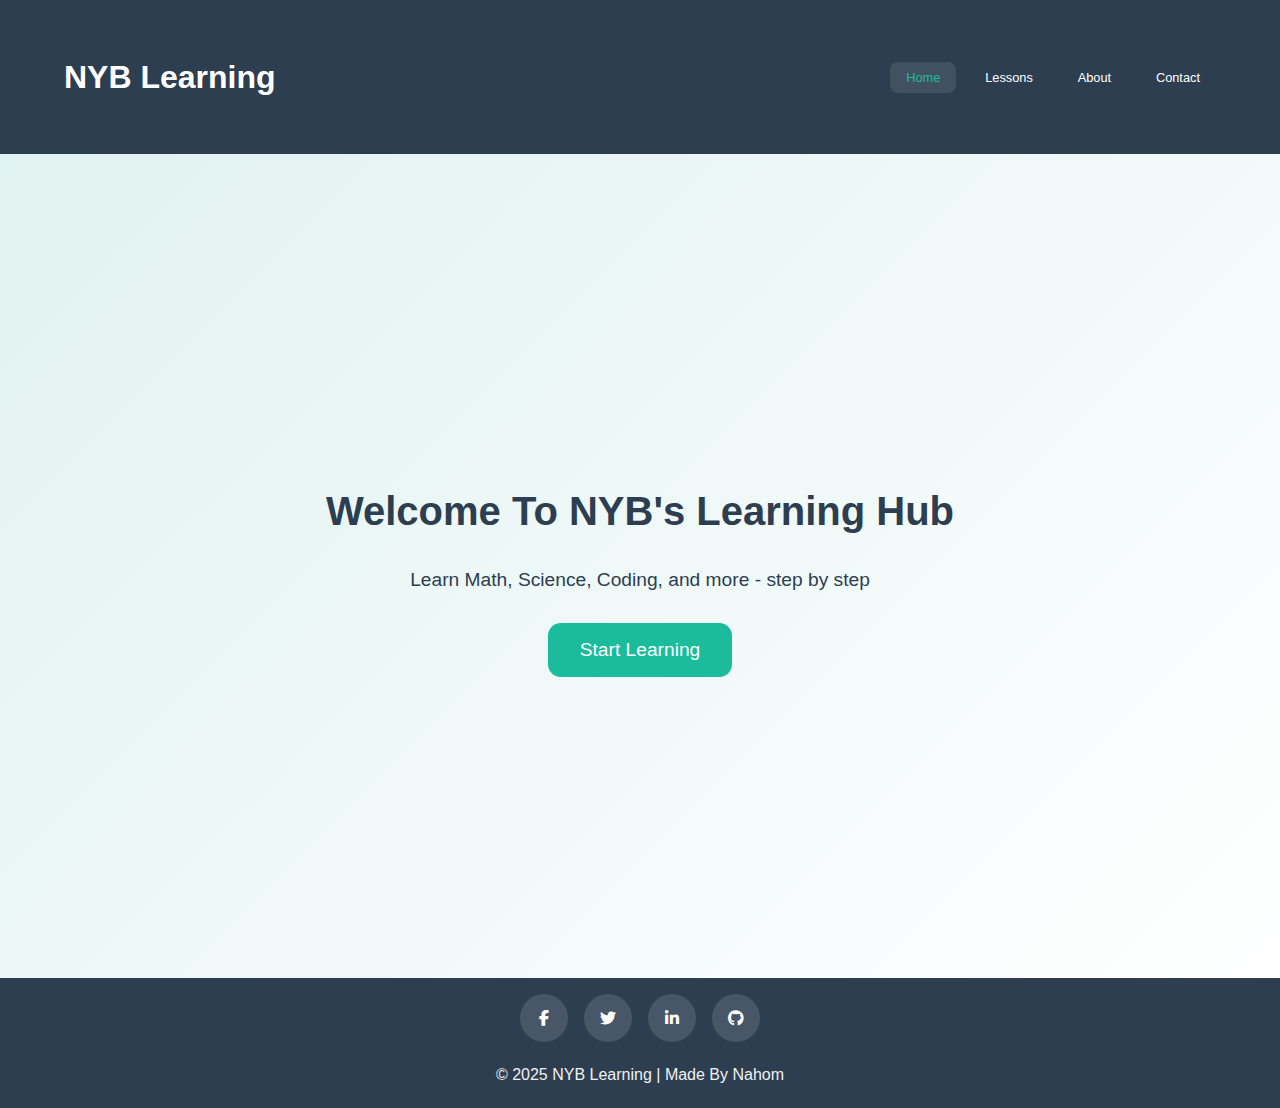
<file: learning web/index.html>
<!DOCTYPE html>
<html lang="en">
<head>
    <meta charset="UTF-8">
    <meta name="viewport" content="width=device-width, initial-scale=1.0">
    <title>Learn with NYB</title>
    <link rel="stylesheet" href="https://cdnjs.cloudflare.com/ajax/libs/font-awesome/6.5.0/css/all.min.css">
    <link rel="stylesheet" href="./index.css">
</head>
<body>
    <header class="heading">
        <h4 class="logo">NYB Learning</h4>
        <div class="menu-btn" id="menu-btn">&#9776;</div>
        <nav class="nav" id="nav">
            <a class="nav-buttons" href="./index.html">Home</a>
            <a class="nav-buttons" href="./lessons.html">Lessons</a>
            <a class="nav-buttons" href="./about.html">About</a> 
            <a class="nav-buttons" href="./contact.html">Contact</a>
        </nav>
    </header>

    <main class="hero">
        <h2>Welcome To NYB's Learning Hub</h2>
        <p>Learn Math, Science, Coding, and more - step by step</p>
        <a class="goahead" href="./lessons.html">Start Learning</a>
    </main>

    <footer>
        <div class="footer-social">
            <a href="https://web.facebook.com/profile.php?id=61580270544794" target="_blank" class="social-icon fb" aria-label="Facebook">
                <i class="fab fa-facebook-f"></i>
            </a>
            <a href="https://twitter.com" target="_blank" class="social-icon tw" aria-label="Twitter">
                <i class="fab fa-twitter"></i>
            </a>
            <a href="https://linkedin.com" target="_blank" class="social-icon ln" aria-label="LinkedIn">
                <i class="fab fa-linkedin-in"></i>
            </a>
            <a href="https://github.com" target="_blank" class="social-icon gh" aria-label="GitHub">
                <i class="fab fa-github"></i>
            </a>
        </div>
        <p>&COPY; 2025 NYB Learning | Made By Nahom</p>
    </footer>

   <script>
    const menuBtn = document.getElementById('menu-btn');
    const nav = document.getElementById('nav');

    menuBtn.addEventListener('click', () => {
        nav.classList.toggle('show');
    });

    // Highlight active link
    const links = document.querySelectorAll('.nav a');
    links.forEach(link => {
        if(link.href === window.location.href){
            link.classList.add('active');
        }
    });
</script>

</body>
</html>
</file>
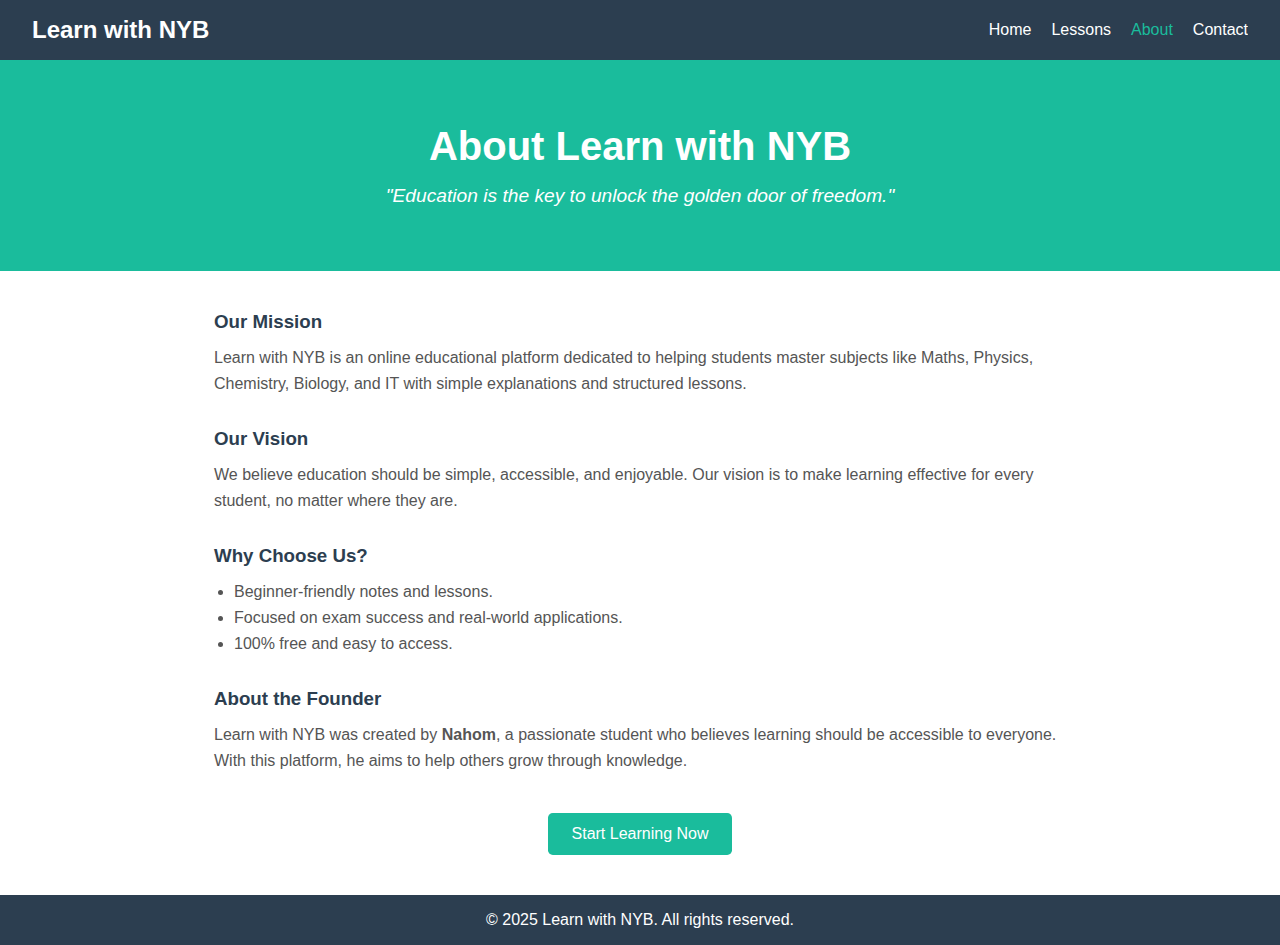
<file: learning web/about.html>
<!DOCTYPE html>
<html lang="en">
<head>
  <meta charset="UTF-8">
  <meta name="viewport" content="width=device-width, initial-scale=1.0">
  <title>About | Learn with NYB</title>
  <link rel="stylesheet" href="about.css">
</head>
<body>
  <header>
    <nav>
      <h1 class="logo">Learn with NYB</h1>
      <div class="menu-btn" id="menu-btn">&#9776;</div>
      <ul class="nav-links" id="nav-links">
        <li><a href="index.html">Home</a></li>
        <li><a href="lessons.html">Lessons</a></li>
        <li><a href="about.html" class="active">About</a></li>
        <li><a href="contact.html">Contact</a></li>
      </ul>
    </nav>
  </header>

  <main>
    <section class="about-hero">
      <h2>About Learn with NYB</h2>
      <p>"Education is the key to unlock the golden door of freedom."</p>
    </section>

    <section class="about-content">
      <div class="section">
        <h3>Our Mission</h3>
        <p>Learn with NYB is an online educational platform dedicated to helping students master subjects like Maths, Physics, Chemistry, Biology, and IT with simple explanations and structured lessons.</p>
      </div>

      <div class="section">
        <h3>Our Vision</h3>
        <p>We believe education should be simple, accessible, and enjoyable. Our vision is to make learning effective for every student, no matter where they are.</p>
      </div>

      <div class="section">
        <h3>Why Choose Us?</h3>
        <ul>
          <li>Beginner-friendly notes and lessons.</li>
          <li>Focused on exam success and real-world applications.</li>
          <li>100% free and easy to access.</li>
        </ul>
      </div>

      <div class="section">
        <h3>About the Founder</h3>
        <p>Learn with NYB was created by <strong>Nahom</strong>, a passionate student who believes learning should be accessible to everyone. With this platform, he aims to help others grow through knowledge.</p>
      </div>
    </section>

    <section class="cta">
      <a href="lessons.html" class="btn">Start Learning Now</a>
    </section>
  </main>

  <footer>
    <p>&copy; 2025 Learn with NYB. All rights reserved.</p>
  </footer>

  <script>
    const menuBtn = document.getElementById('menu-btn');
    const navLinks = document.getElementById('nav-links');

    menuBtn.addEventListener('click', () => {
      navLinks.classList.toggle('show');
    });

    const links = document.querySelectorAll('.nav-links a');
    links.forEach(link => {
      if(link.href === window.location.href){
        link.classList.add('active');
      }
    });
  </script>
</body>
</html>
</file>
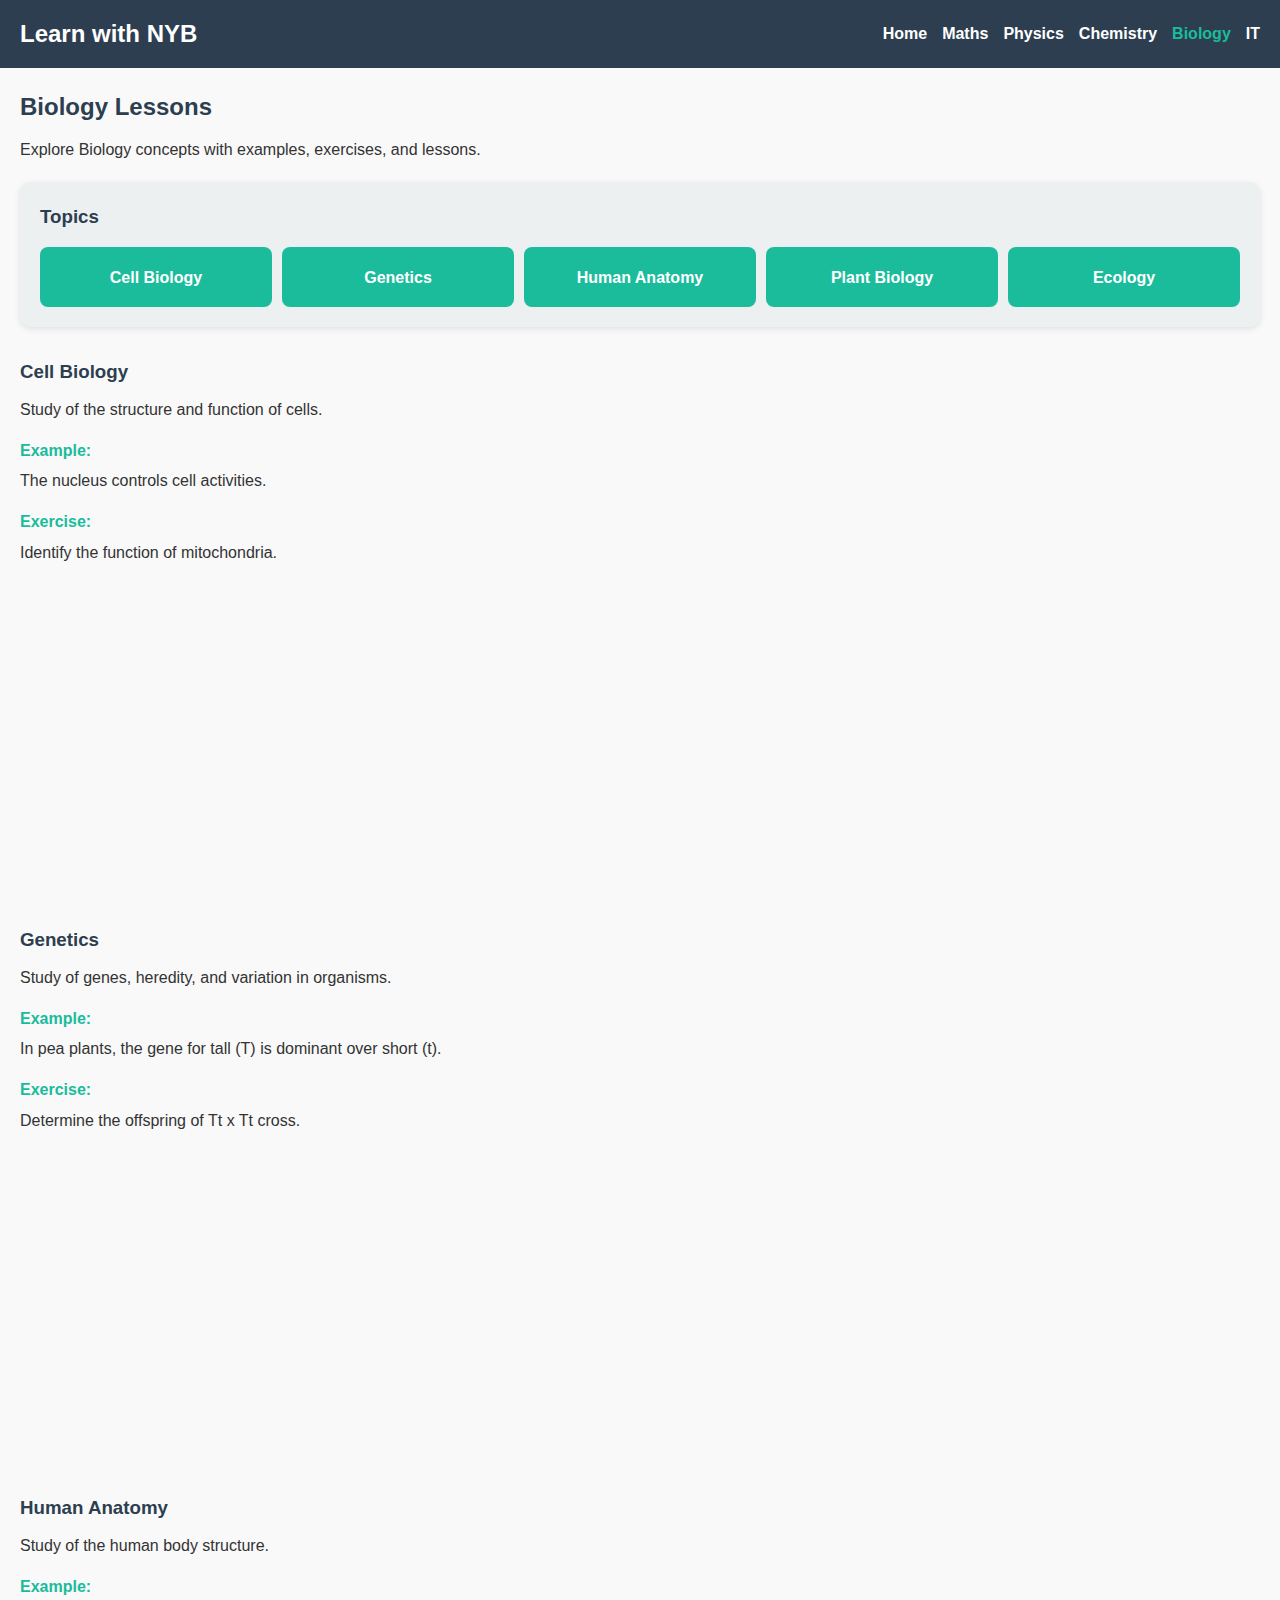
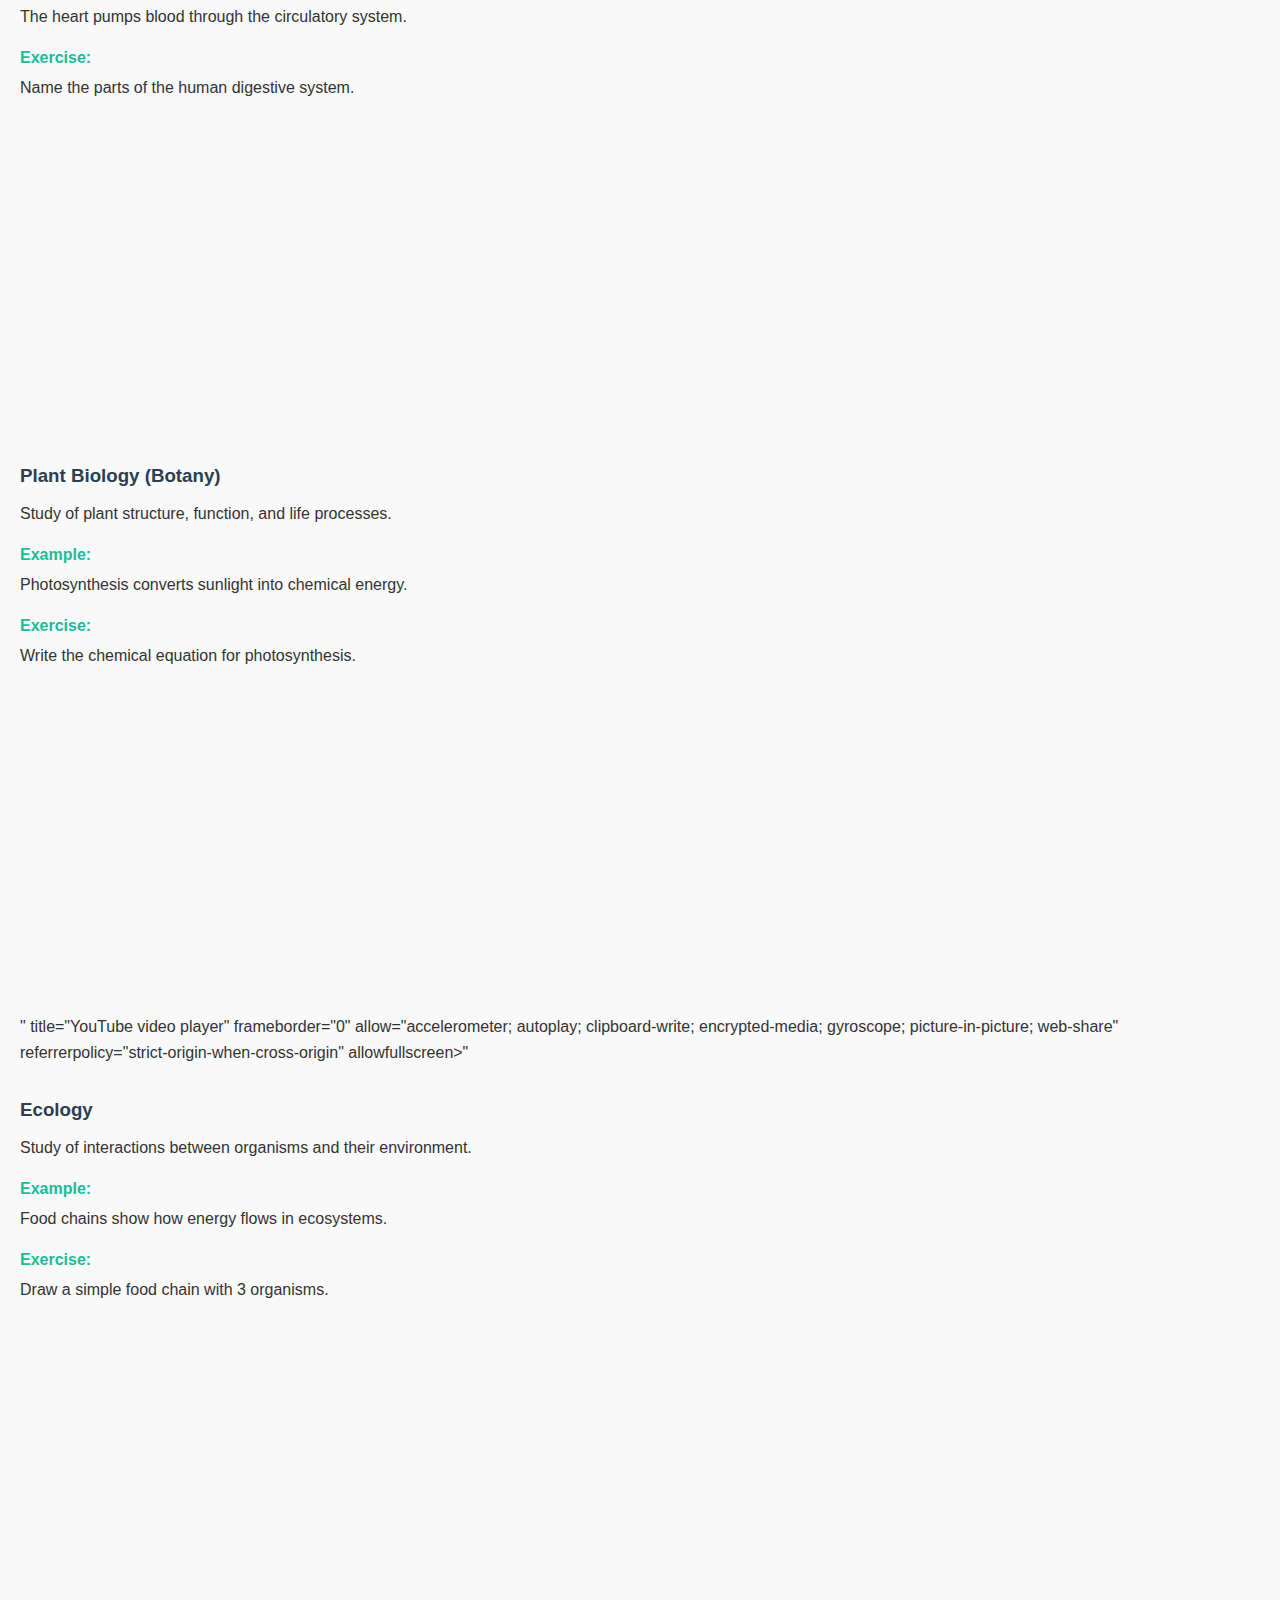
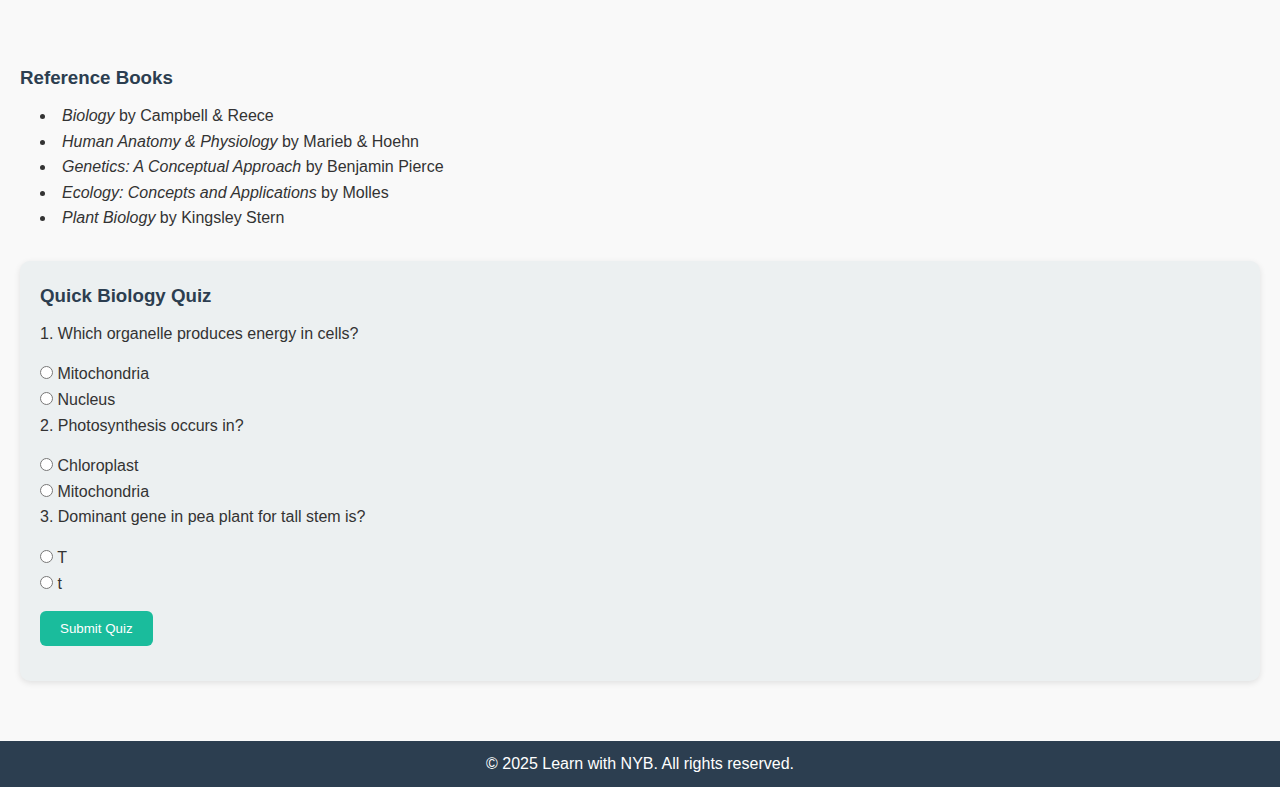
<file: learning web/biology.html>
<!DOCTYPE html>
<html lang="en">
<head>
    <meta charset="UTF-8">
    <meta name="viewport" content="width=device-width, initial-scale=1.0">
    <title>Biology - Learn with NYB</title>
    <link rel="stylesheet" href="./biology.css">
</head>
<body>
    <header>
        <h1>Learn with NYB</h1>
        <div class="menu-toggle" id="mobile-menu">
            <div></div>
            <div></div>
            <div></div>
        </div>
        <nav>
            <ul id="nav-list">
                <li><a href="index.html">Home</a></li>
                <li><a href="maths.html">Maths</a></li>
                <li><a href="physics.html">Physics</a></li>
                <li><a href="chemistry.html">Chemistry</a></li>
                <li><a href="biology.html" class="active">Biology</a></li>
                <li><a href="it.html">IT</a></li>
            </ul>
        </nav>
    </header>

    <main>
        <h2>Biology Lessons</h2>
        <p>Explore Biology concepts with examples, exercises, and lessons.</p>

        <section class="topics">
            <h3>Topics</h3>
            <ul>
                <li><a href="#cell">Cell Biology</a></li>
                <li><a href="#genetics">Genetics</a></li>
                <li><a href="#anatomy">Human Anatomy</a></li>
                <li><a href="#plants">Plant Biology</a></li>
                <li><a href="#ecology">Ecology</a></li>
            </ul>
        </section>

        <section id="cell">
            <h3>Cell Biology</h3>
            <p>Study of the structure and function of cells.</p>
            <h4>Example:</h4>
            <p>The nucleus controls cell activities.</p>
            <h4>Exercise:</h4>
            <p>Identify the function of mitochondria.</p>
            <iframe width="560" height="315" src="https://www.youtube.com/embed/t5DvF5OVr1Y?si=oj4Gvx2vAx2fofN6&amp;controls=0" title="YouTube video player" frameborder="0" allow="accelerometer; autoplay; clipboard-write; encrypted-media; gyroscope; picture-in-picture; web-share" referrerpolicy="strict-origin-when-cross-origin" allowfullscreen>" <title="Cell Biology Lesson frameborder="0" allowfullscreen></iframe>
        </section>

        <section id="genetics">
            <h3>Genetics</h3>
            <p>Study of genes, heredity, and variation in organisms.</p>
            <h4>Example:</h4>
            <p>In pea plants, the gene for tall (T) is dominant over short (t).</p>
            <h4>Exercise:</h4>
            <p>Determine the offspring of Tt x Tt cross.</p>
            <iframe width="560" height="315" src="https://www.youtube.com/embed/Z6O_5Noh4WM?si=VTwSl-u3fbr0W5SN&amp;controls=0" title="YouTube video player" frameborder="0" allow="accelerometer; autoplay; clipboard-write; encrypted-media; gyroscope; picture-in-picture; web-share" referrerpolicy="strict-origin-when-cross-origin" allowfullscreen>" <title="Genetics Lesson frameborder="0" allowfullscreen></iframe>
        </section>

        <section id="anatomy">
            <h3>Human Anatomy</h3>
            <p>Study of the human body structure.</p>
            <h4>Example:</h4>
            <p>The heart pumps blood through the circulatory system.</p>
            <h4>Exercise:</h4>
            <p>Name the parts of the human digestive system.</p>
            <iframe width="560" height="315" src="https://www.youtube.com/embed/JNTOahIeCfA?si=M4NXGBYZi9WPeBvW&amp;controls=0" title="YouTube video player" frameborder="0" allow="accelerometer; autoplay; clipboard-write; encrypted-media; gyroscope; picture-in-picture; web-share" referrerpolicy="strict-origin-when-cross-origin" allowfullscreen>" <title="Human Anatomy Lesson" frameborder="0" allowfullscreen></iframe>
        </section>

        <section id="plants">
            <h3>Plant Biology (Botany)</h3>
            <p>Study of plant structure, function, and life processes.</p>
            <h4>Example:</h4>
            <p>Photosynthesis converts sunlight into chemical energy.</p>
            <h4>Exercise:</h4>
            <p>Write the chemical equation for photosynthesis.</p>
           <iframe width="560" height="315" src="https://www.youtube.com/embed/OfV3VNgjpvw?si=tsLgWUgGxDrfUIIn" title="YouTube video player" frameborder="0" allow="accelerometer; autoplay; clipboard-write; encrypted-media; gyroscope; picture-in-picture; web-share" referrerpolicy="strict-origin-when-cross-origin" allowfullscreen></iframe>" title="YouTube video player" frameborder="0" allow="accelerometer; autoplay; clipboard-write; encrypted-media; gyroscope; picture-in-picture; web-share" referrerpolicy="strict-origin-when-cross-origin" allowfullscreen>" <title="Plant Biology Lesson" frameborder="0" allowfullscreen></iframe>
        </section>

        <section id="ecology">
            <h3>Ecology</h3>
            <p>Study of interactions between organisms and their environment.</p>
            <h4>Example:</h4>
            <p>Food chains show how energy flows in ecosystems.</p>
            <h4>Exercise:</h4>
            <p>Draw a simple food chain with 3 organisms.</p>
            <iframe width="560" height="315" src="https://www.youtube.com/embed/E6WAQpRulhA?si=ybeGznavXaiPy9qY" title="YouTube video player" frameborder="0" allow="accelerometer; autoplay; clipboard-write; encrypted-media; gyroscope; picture-in-picture; web-share" referrerpolicy="strict-origin-when-cross-origin" allowfullscreen>" <title="Ecology Lesson" frameborder="0" allowfullscreen></iframe>
        </section>

        <section id="references">
            <h3>Reference Books</h3>
            <ul>
                <li><i>Biology</i> by Campbell & Reece</li>
                <li><i>Human Anatomy & Physiology</i> by Marieb & Hoehn</li>
                <li><i>Genetics: A Conceptual Approach</i> by Benjamin Pierce</li>
                <li><i>Ecology: Concepts and Applications</i> by Molles</li>
                <li><i>Plant Biology</i> by Kingsley Stern</li>
            </ul>
        </section>

        <section id="quiz">
            <h3>Quick Biology Quiz</h3>
            <form id="bioQuiz">
                <p>1. Which organelle produces energy in cells?</p>
                <input type="radio" name="q1" value="Mitochondria"> Mitochondria<br>
                <input type="radio" name="q1" value="Nucleus"> Nucleus<br>

                <p>2. Photosynthesis occurs in?</p>
                <input type="radio" name="q2" value="Chloroplast"> Chloroplast<br>
                <input type="radio" name="q2" value="Mitochondria"> Mitochondria<br>

                <p>3. Dominant gene in pea plant for tall stem is?</p>
                <input type="radio" name="q3" value="T"> T<br>
                <input type="radio" name="q3" value="t"> t<br>

                <button type="button" onclick="submitQuiz()">Submit Quiz</button>
            </form>
            <p id="quiz-result"></p>
        </section>
    </main>

    <footer>
        <p>&copy; 2025 Learn with NYB. All rights reserved.</p>
    </footer>

    <script>
        const menuToggle = document.getElementById('mobile-menu');
        const navList = document.getElementById('nav-list');
        menuToggle.addEventListener('click', () => {
            navList.classList.toggle('active');
        });

        function submitQuiz() {
            let score = 0;
            const total = 3;
            const form = document.getElementById("bioQuiz");
            const answers = form.querySelectorAll("input[type=radio]:checked");
            answers.forEach(ans => {
                if (ans.value === "Mitochondria" || ans.value === "Chloroplast" || ans.value === "T") {
                    score++;
                }
            });
            document.getElementById("quiz-result").innerText = "You scored " + score + " out of " + total;
        }
    </script>
</body>
</html>
</file>
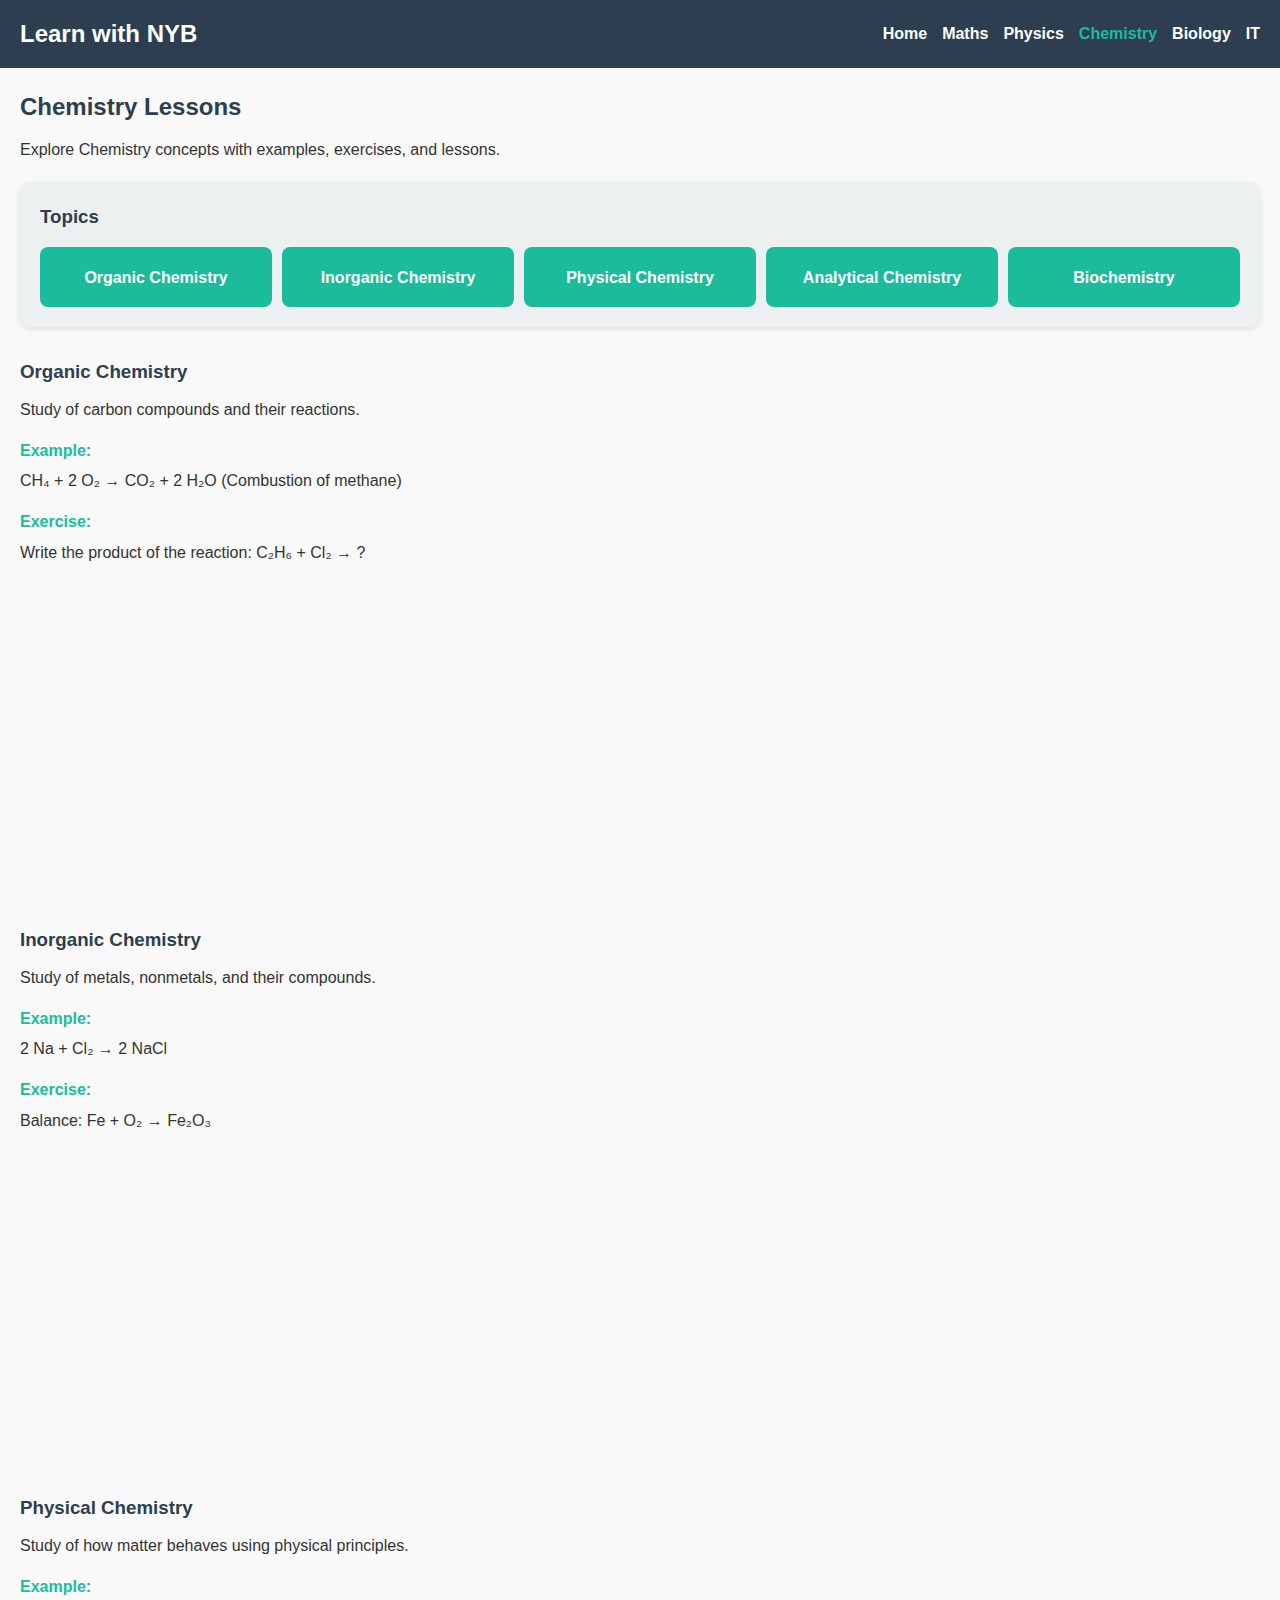
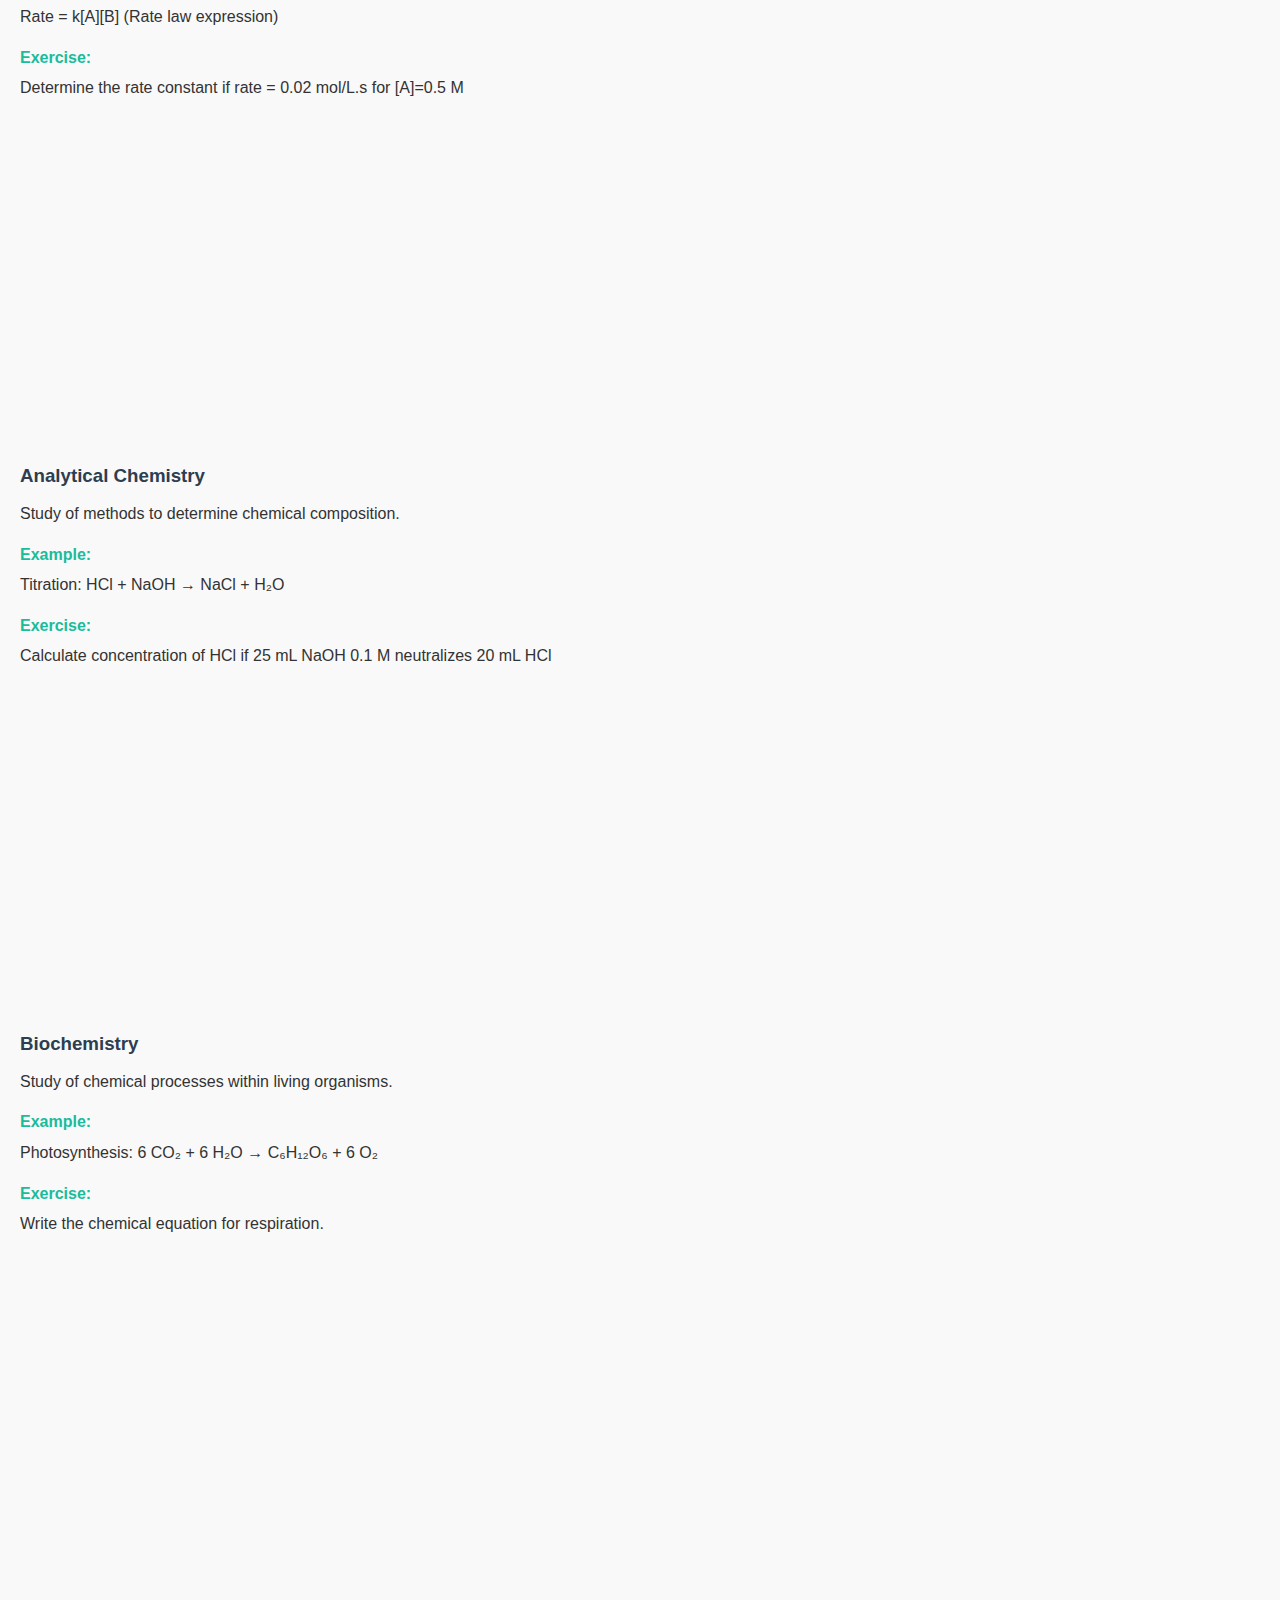
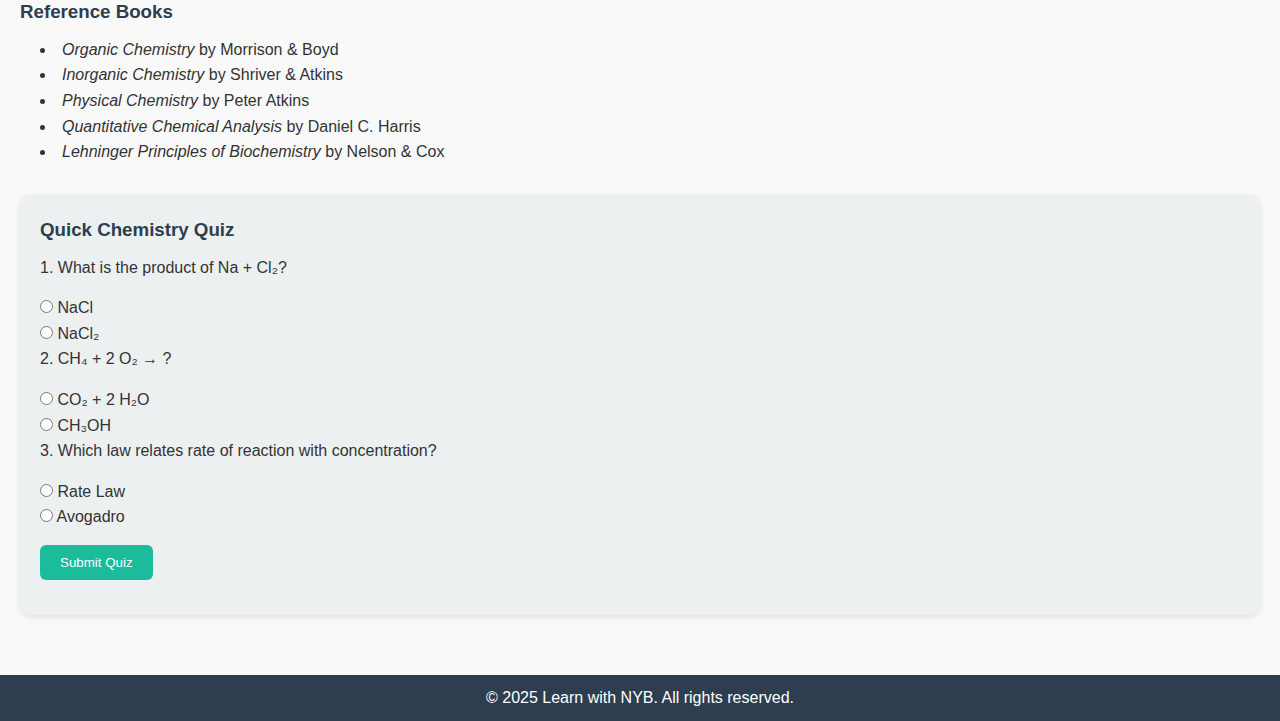
<file: learning web/chemistry.html>
<!DOCTYPE html>
<html lang="en">
<head>
    <meta charset="UTF-8">
    <meta name="viewport" content="width=device-width, initial-scale=1.0">
    <title>Chemistry - Learn with NYB</title>
    <link rel="stylesheet" href="chemistry.css">
</head>
<body>
    <!-- Header -->
    <header>
        <h1>Learn with NYB</h1>
        <div class="menu-toggle" id="mobile-menu">
            <div></div>
            <div></div>
            <div></div>
        </div>
        <nav>
            <ul id="nav-list">
                <li><a href="index.html">Home</a></li>
                <li><a href="maths.html">Maths</a></li>
                <li><a href="physics.html">Physics</a></li>
                <li><a href="chemistry.html" class="active">Chemistry</a></li>
                <li><a href="biology.html">Biology</a></li>
                <li><a href="it.html">IT</a></li>
            </ul>
        </nav>
    </header>

    <!-- Main -->
    <main>
        <h2>Chemistry Lessons</h2>
        <p>Explore Chemistry concepts with examples, exercises, and lessons.</p>

        <!-- Topics -->
        <section class="topics">
            <h3>Topics</h3>
            <ul>
                <li><a href="#organic">Organic Chemistry</a></li>
                <li><a href="#inorganic">Inorganic Chemistry</a></li>
                <li><a href="#physical">Physical Chemistry</a></li>
                <li><a href="#analytical">Analytical Chemistry</a></li>
                <li><a href="#biochemistry">Biochemistry</a></li>
            </ul>
        </section>

        <!-- Organic Chemistry -->
        <section id="organic">
            <h3>Organic Chemistry</h3>
            <p>Study of carbon compounds and their reactions.</p>
            <h4>Example:</h4>
            <p>CH₄ + 2 O₂ → CO₂ + 2 H₂O (Combustion of methane)</p>
            <h4>Exercise:</h4>
            <p>Write the product of the reaction: C₂H₆ + Cl₂ → ?</p>
            <iframe width="560" height="315" src="https://www.youtube.com/embed/B_ketdzJtY8?si=Bvz2PI4O8i-BWoei" title="YouTube video player" frameborder="0" allow="accelerometer; autoplay; clipboard-write; encrypted-media; gyroscope; picture-in-picture; web-share" referrerpolicy="strict-origin-when-cross-origin" allowfullscreen>" title="Organic Chemistry Lesson" frameborder="0" allowfullscreen></iframe>
        </section>

        <!-- Inorganic Chemistry -->
        <section id="inorganic">
            <h3>Inorganic Chemistry</h3>
            <p>Study of metals, nonmetals, and their compounds.</p>
            <h4>Example:</h4>
            <p>2 Na + Cl₂ → 2 NaCl</p>
            <h4>Exercise:</h4>
            <p>Balance: Fe + O₂ → Fe₂O₃</p>
            <iframe width="560" height="315" src="https://www.youtube.com/embed/cYAcrSIFvco?si=nDCHLqTdB7osDVJv" title="YouTube video player" frameborder="0" allow="accelerometer; autoplay; clipboard-write; encrypted-media; gyroscope; picture-in-picture; web-share" referrerpolicy="strict-origin-when-cross-origin" allowfullscreen></iframe>
        </section>

        <!-- Physical Chemistry -->
        <section id="physical">
            <h3>Physical Chemistry</h3>
            <p>Study of how matter behaves using physical principles.</p>
            <h4>Example:</h4>
            <p>Rate = k[A][B] (Rate law expression)</p>
            <h4>Exercise:</h4>
            <p>Determine the rate constant if rate = 0.02 mol/L.s for [A]=0.5 M</p>
            <iframe width="560" height="315" src="https://www.youtube.com/embed/ooxYGusEUb4?si=NKkcN7LMzm5zDM2D" title="YouTube video player" frameborder="0" allow="accelerometer; autoplay; clipboard-write; encrypted-media; gyroscope; picture-in-picture; web-share" referrerpolicy="strict-origin-when-cross-origin" allowfullscreen>" <title="Physical Chemistry Lesson" frameborder="0" allowfullscreen></iframe>
        </section>

        <!-- Analytical Chemistry -->
        <section id="analytical">
            <h3>Analytical Chemistry</h3>
            <p>Study of methods to determine chemical composition.</p>
            <h4>Example:</h4>
            <p>Titration: HCl + NaOH → NaCl + H₂O</p>
            <h4>Exercise:</h4>
            <p>Calculate concentration of HCl if 25 mL NaOH 0.1 M neutralizes 20 mL HCl</p>
            <iframe width="560" height="315" src="https://www.youtube.com/embed/YY5tpD3HNII?si=c4aAYc8xThvUyMBh" title="YouTube video player" frameborder="0" allow="accelerometer; autoplay; clipboard-write; encrypted-media; gyroscope; picture-in-picture; web-share" referrerpolicy="strict-origin-when-cross-origin" allowfullscreen>" <title="Analytical Chemistry Lesson" frameborder="0" allowfullscreen></iframe>
        </section>

        <!-- Biochemistry -->
        <section id="biochemistry">
            <h3>Biochemistry</h3>
            <p>Study of chemical processes within living organisms.</p>
            <h4>Example:</h4>
            <p>Photosynthesis: 6 CO₂ + 6 H₂O → C₆H₁₂O₆ + 6 O₂</p>
            <h4>Exercise:</h4>
            <p>Write the chemical equation for respiration.</p>
            <iframe width="560" height="315" src="https://www.youtube.com/embed/BjzH4Hr_wGg?si=feiN41kPWdFfwz5R" title="YouTube video player" frameborder="0" allow="accelerometer; autoplay; clipboard-write; encrypted-media; gyroscope; picture-in-picture; web-share" referrerpolicy="strict-origin-when-cross-origin" allowfullscreen>" <title="Biochemistry Lesson" frameborder="0" allowfullscreen></iframe>
        </section>

        <!-- Reference Books -->
        <section id="references">
            <h3>Reference Books</h3>
            <ul>
                <li><i>Organic Chemistry</i> by Morrison & Boyd</li>
                <li><i>Inorganic Chemistry</i> by Shriver & Atkins</li>
                <li><i>Physical Chemistry</i> by Peter Atkins</li>
                <li><i>Quantitative Chemical Analysis</i> by Daniel C. Harris</li>
                <li><i>Lehninger Principles of Biochemistry</i> by Nelson & Cox</li>
            </ul>
        </section>

        <!-- Quiz Section -->
        <section id="quiz">
            <h3>Quick Chemistry Quiz</h3>
            <form id="chemQuiz">
                <p>1. What is the product of Na + Cl₂?</p>
                <input type="radio" name="q1" value="NaCl"> NaCl<br>
                <input type="radio" name="q1" value="NaCl₂"> NaCl₂<br>

                <p>2. CH₄ + 2 O₂ → ?</p>
                <input type="radio" name="q2" value="CO₂ + 2 H₂O"> CO₂ + 2 H₂O<br>
                <input type="radio" name="q2" value="CH₃OH"> CH₃OH<br>

                <p>3. Which law relates rate of reaction with concentration?</p>
                <input type="radio" name="q3" value="Rate Law"> Rate Law<br>
                <input type="radio" name="q3" value="Avogadro"> Avogadro<br>

                <button type="button" onclick="submitQuiz()">Submit Quiz</button>
            </form>
            <p id="quiz-result"></p>
        </section>
    </main>

    <!-- Footer -->
    <footer>
        <p>&copy; 2025 Learn with NYB. All rights reserved.</p>
    </footer>

    <script>
        const menuToggle = document.getElementById('mobile-menu');
        const navList = document.getElementById('nav-list');
        menuToggle.addEventListener('click', () => {
            navList.classList.toggle('active');
        });

        function submitQuiz() {
            let score = 0;
            const total = 3;
            const form = document.getElementById("chemQuiz");
            const answers = form.querySelectorAll("input[type=radio]:checked");
            answers.forEach(ans => {
                if (ans.value === "NaCl" || ans.value === "CO₂ + 2 H₂O" || ans.value === "Rate Law") {
                    score++;
                }
            });
            document.getElementById("quiz-result").innerText = "You scored " + score + " out of " + total;
        }
    </script>
</body>
</html>
</file>
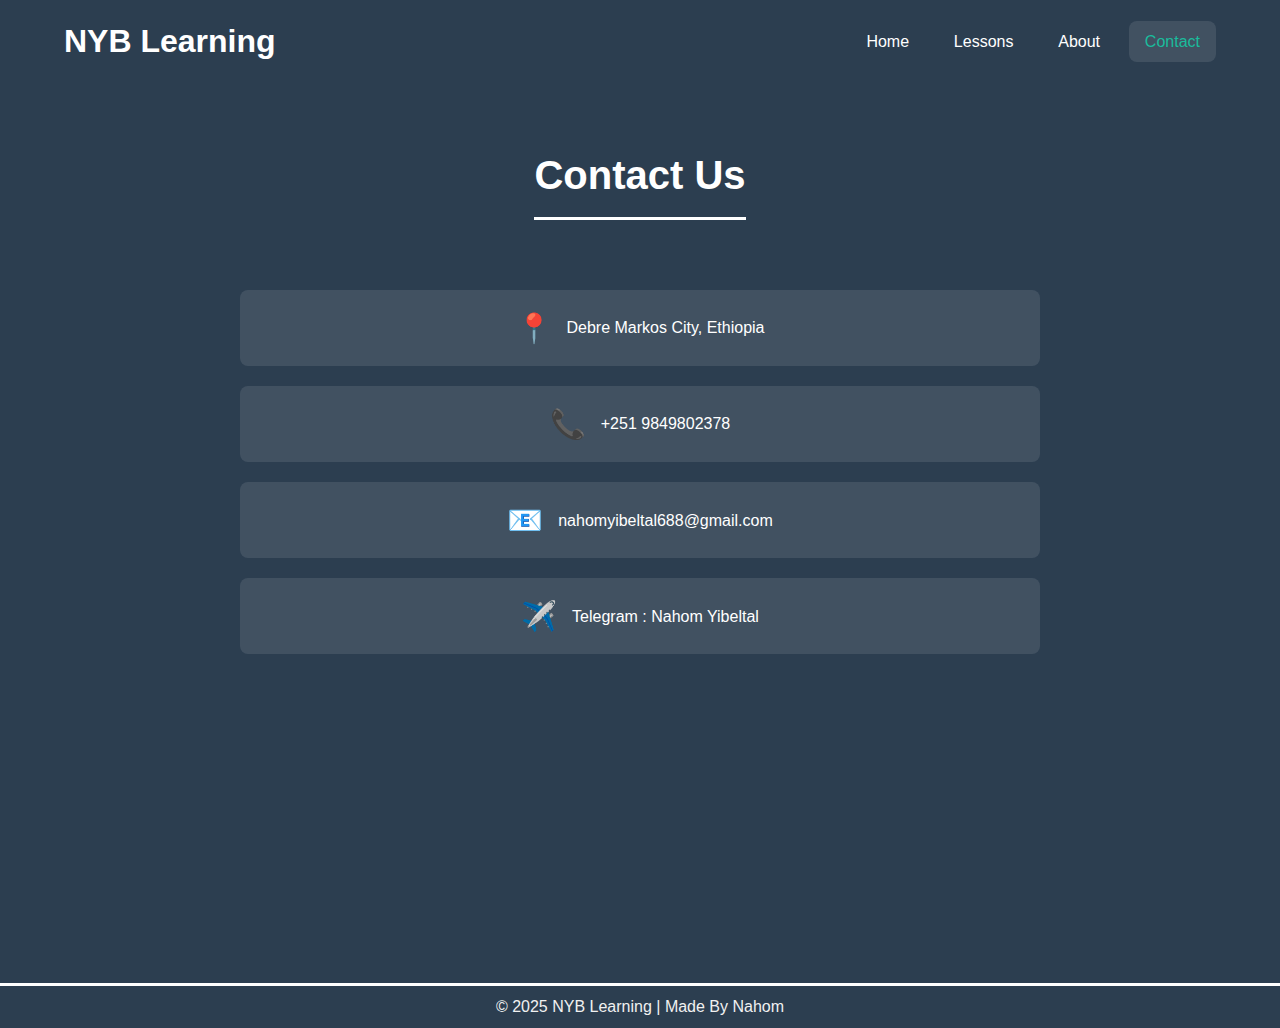
<file: learning web/contact.html>
<!DOCTYPE html>
<html lang="en">
<head>
  <meta charset="UTF-8" />
  <meta name="viewport" content="width=device-width, initial-scale=1.0" />
  <link rel="stylesheet" href="./contact.css">
  <title>Contact Us</title>
</head>
<body>

  <header class="heading">
    <h4 class="logo">NYB Learning</h4>
    <div class="menu-btn" id="menu-btn">&#9776;</div>
    <nav class="nav" id="nav">
      <a href="./index.html">Home</a>
      <a href="./lessons.html">Lessons</a>
      <a href="./about.html">About</a>
      <a href="./contact.html" class="active">Contact</a>
    </nav>
  </header>

  <section id="contact" class="contact-section">
    <div class="container">
      <h2>Contact Us</h2>
      <div class="contact-info">
        <div class="contact-item">
          <span class="icon">📍</span>
          <p>Debre Markos City, Ethiopia</p>
        </div>
        <div class="contact-item">
          <span class="icon">📞</span>
          <p>+251 9849802378</p>
        </div>
        <div class="contact-item">
  <span class="icon">📧</span>
  <p><a href="mailto:nahomyibeltal688@gmail.com">nahomyibeltal688@gmail.com</a></p>
</div>

        
        <div class="contact-item">
          <span class="icon">✈️</span>
          <a href="https://t.me/@NYB_712">
          <p>Telegram : Nahom Yibeltal</p>
          </a>
        </div>
      </div>
    </div>
  </section>

  <footer>
    <p>&COPY; 2025 NYB Learning | Made By Nahom</p>
  </footer>

  <script>
    const menuBtn = document.getElementById('menu-btn');
    const nav = document.getElementById('nav');

    menuBtn.addEventListener('click', () => {
        nav.classList.toggle('show');
    });

    const links = document.querySelectorAll('.nav a');
    links.forEach(link => {
        if(link.href === window.location.href){
            link.classList.add('active');
        }
    });
  </script>

</body>
</html>
</file>
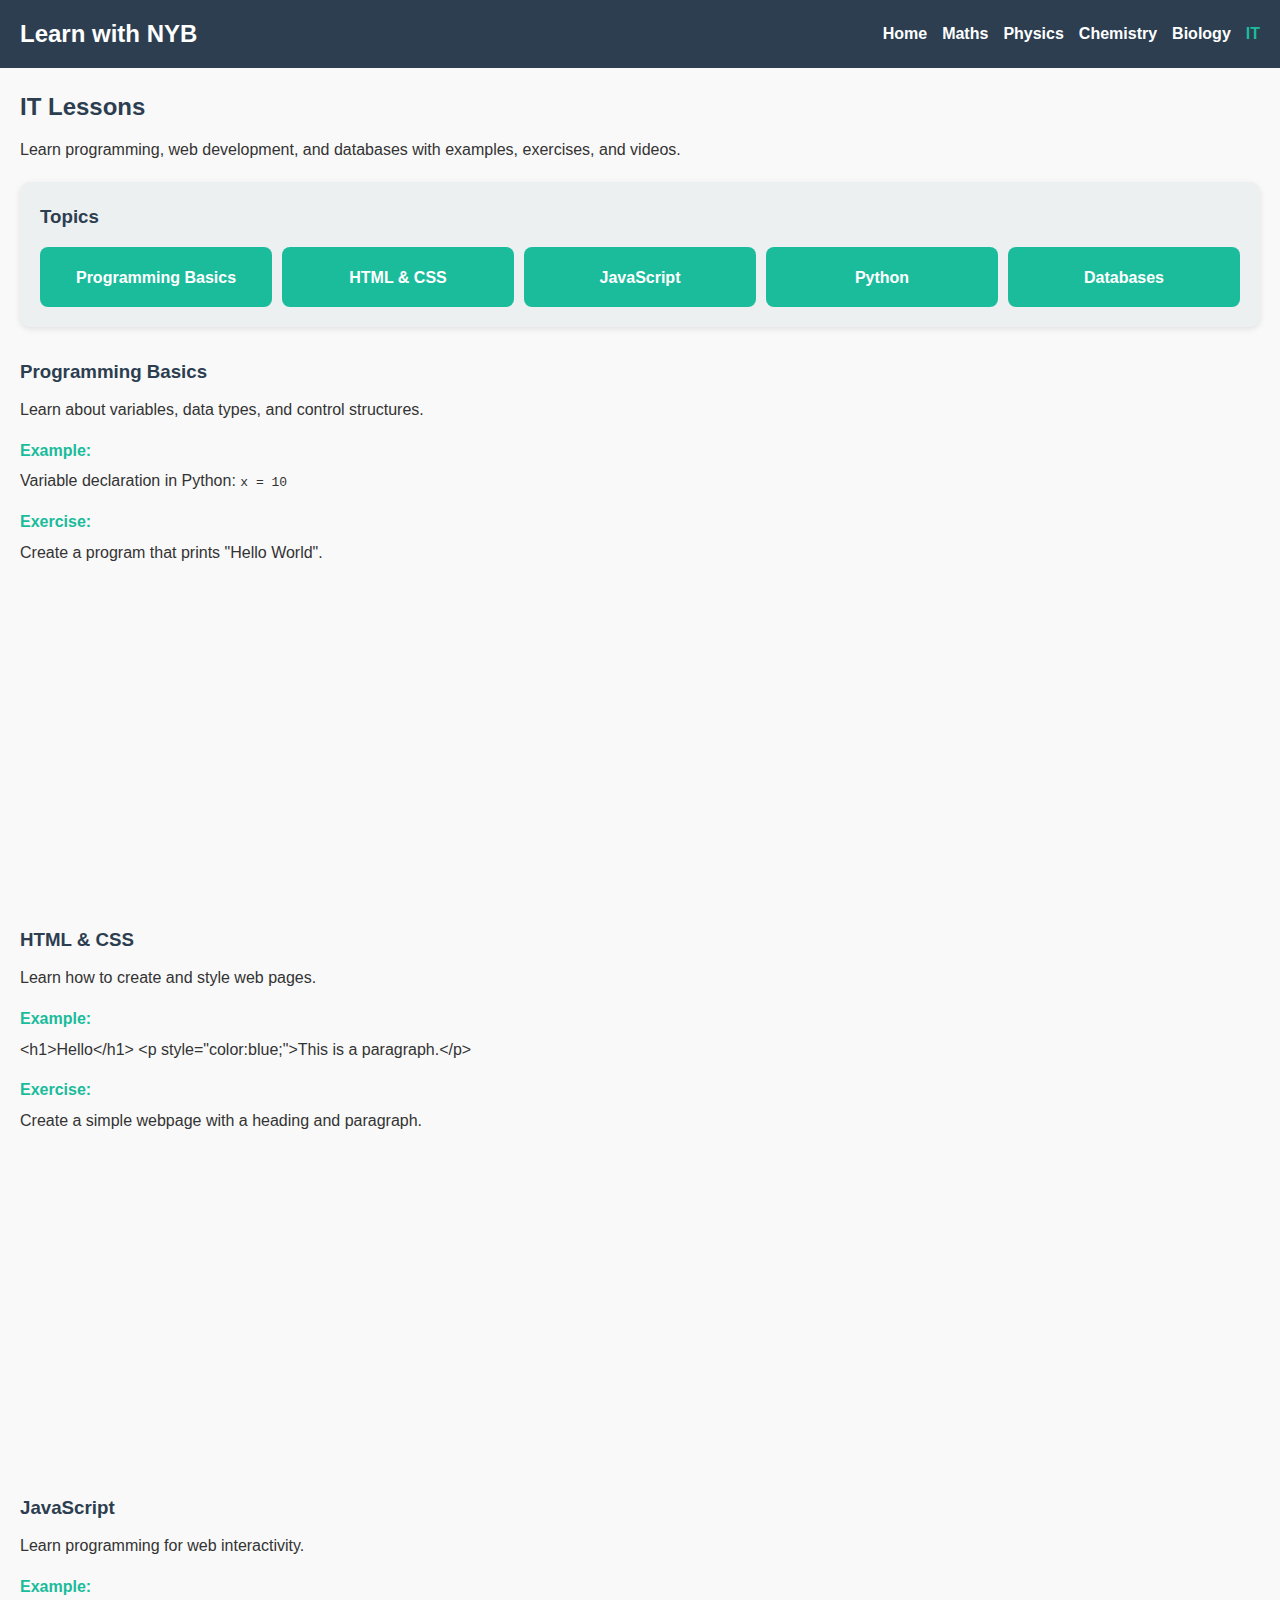
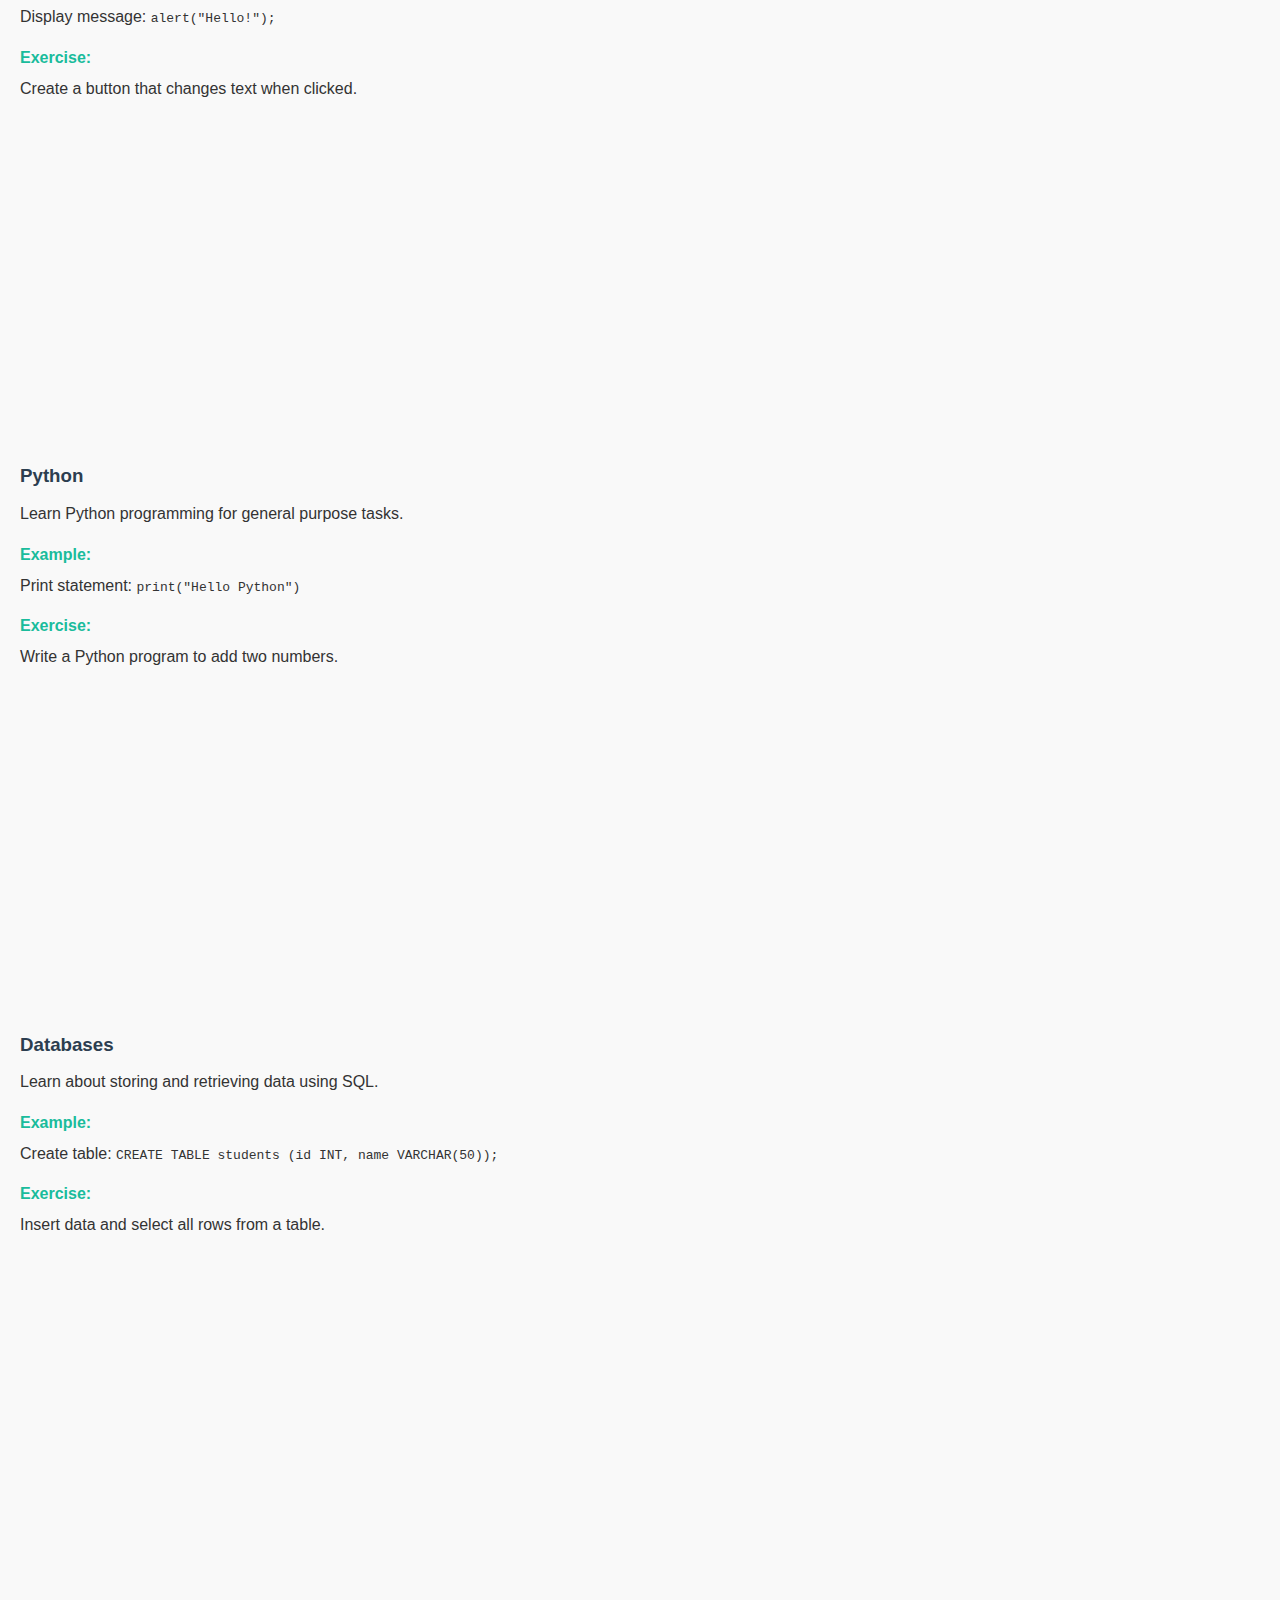
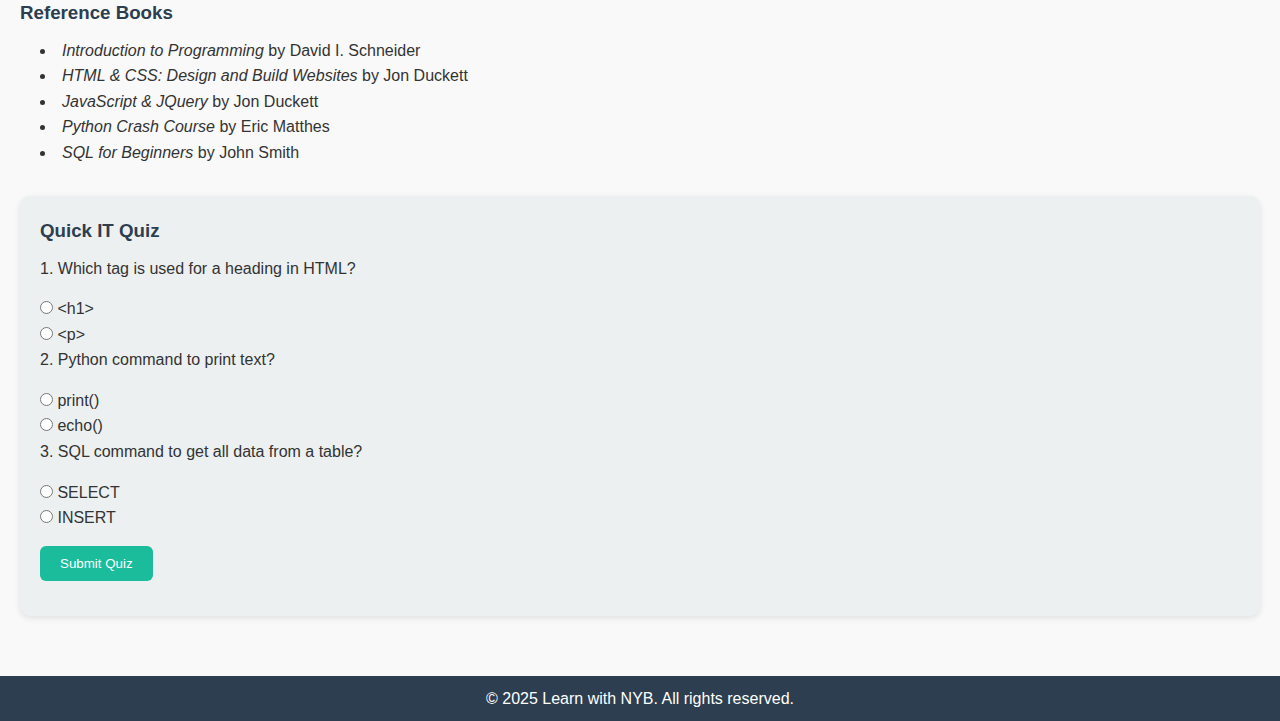
<file: learning web/IT.html>
<!DOCTYPE html>
<html lang="en">
<head>
    <meta charset="UTF-8">
    <meta name="viewport" content="width=device-width, initial-scale=1.0">
    <title>IT - Learn with NYB</title>
    <link rel="stylesheet" href="./IT.css">
</head>
<body>
    <header>
        <h1>Learn with NYB</h1>
        <div class="menu-toggle" id="mobile-menu">
            <div></div>
            <div></div>
            <div></div>
        </div>
        <nav>
            <ul id="nav-list">
                <li><a href="index.html">Home</a></li>
                <li><a href="maths.html">Maths</a></li>
                <li><a href="physics.html">Physics</a></li>
                <li><a href="chemistry.html">Chemistry</a></li>
                <li><a href="biology.html">Biology</a></li>
                <li><a href="it.html" class="active">IT</a></li>
            </ul>
        </nav>
    </header>

    <main>
        <h2>IT Lessons</h2>
        <p>Learn programming, web development, and databases with examples, exercises, and videos.</p>

        <section class="topics">
            <h3>Topics</h3>
            <ul>
                <li><a href="#programming">Programming Basics</a></li>
                <li><a href="#htmlcss">HTML & CSS</a></li>
                <li><a href="#javascript">JavaScript</a></li>
                <li><a href="#python">Python</a></li>
                <li><a href="#databases">Databases</a></li>
            </ul>
        </section>

        <section id="programming">
            <h3>Programming Basics</h3>
            <p>Learn about variables, data types, and control structures.</p>
            <h4>Example:</h4>
            <p>Variable declaration in Python: <code>x = 10</code></p>
            <h4>Exercise:</h4>
            <p>Create a program that prints "Hello World".</p>
            <iframe width="560" height="315" src="https://www.youtube.com/embed/_uQrJ0TkZlc" title="Programming Basics" frameborder="0" allowfullscreen></iframe>
        </section>

        <section id="htmlcss">
            <h3>HTML & CSS</h3>
            <p>Learn how to create and style web pages.</p>
            <h4>Example:</h4>
            <p>&lt;h1&gt;Hello&lt;/h1&gt; &lt;p style="color:blue;"&gt;This is a paragraph.&lt;/p&gt;</p>
            <h4>Exercise:</h4>
            <p>Create a simple webpage with a heading and paragraph.</p>
            <iframe width="560" height="315" src="https://www.youtube.com/embed/pQN-pnXPaVg" title="HTML CSS Lesson" frameborder="0" allowfullscreen></iframe>
        </section>

        <section id="javascript">
            <h3>JavaScript</h3>
            <p>Learn programming for web interactivity.</p>
            <h4>Example:</h4>
            <p>Display message: <code>alert("Hello!");</code></p>
            <h4>Exercise:</h4>
            <p>Create a button that changes text when clicked.</p>
            <iframe width="560" height="315" src="https://www.youtube.com/embed/hdI2bqOjy3c" title="JavaScript Lesson" frameborder="0" allowfullscreen></iframe>
        </section>

        <section id="python">
            <h3>Python</h3>
            <p>Learn Python programming for general purpose tasks.</p>
            <h4>Example:</h4>
            <p>Print statement: <code>print("Hello Python")</code></p>
            <h4>Exercise:</h4>
            <p>Write a Python program to add two numbers.</p>
            <iframe width="560" height="315" src="https://www.youtube.com/embed/kqtD5dpn9C8" title="Python Lesson" frameborder="0" allowfullscreen></iframe>
        </section>

        <section id="databases">
            <h3>Databases</h3>
            <p>Learn about storing and retrieving data using SQL.</p>
            <h4>Example:</h4>
            <p>Create table: <code>CREATE TABLE students (id INT, name VARCHAR(50));</code></p>
            <h4>Exercise:</h4>
            <p>Insert data and select all rows from a table.</p>
            <iframe width="560" height="315" src="https://www.youtube.com/embed/HXV3zeQKqGY" title="Databases Lesson" frameborder="0" allowfullscreen></iframe>
        </section>

        <section id="references">
            <h3>Reference Books</h3>
            <ul>
                <li><i>Introduction to Programming</i> by David I. Schneider</li>
                <li><i>HTML & CSS: Design and Build Websites</i> by Jon Duckett</li>
                <li><i>JavaScript & JQuery</i> by Jon Duckett</li>
                <li><i>Python Crash Course</i> by Eric Matthes</li>
                <li><i>SQL for Beginners</i> by John Smith</li>
            </ul>
        </section>

        <section id="quiz">
            <h3>Quick IT Quiz</h3>
            <form id="itQuiz">
                <p>1. Which tag is used for a heading in HTML?</p>
                <input type="radio" name="q1" value="h1"> &lt;h1&gt;<br>
                <input type="radio" name="q1" value="p"> &lt;p&gt;<br>

                <p>2. Python command to print text?</p>
                <input type="radio" name="q2" value="print"> print()<br>
                <input type="radio" name="q2" value="echo"> echo()<br>

                <p>3. SQL command to get all data from a table?</p>
                <input type="radio" name="q3" value="SELECT"> SELECT<br>
                <input type="radio" name="q3" value="INSERT"> INSERT<br>

                <button type="button" onclick="submitQuiz()">Submit Quiz</button>
            </form>
            <p id="quiz-result"></p>
        </section>
    </main>

    <footer>
        <p>&copy; 2025 Learn with NYB. All rights reserved.</p>
    </footer>

    <script>
        const menuToggle = document.getElementById('mobile-menu');
        const navList = document.getElementById('nav-list');
        menuToggle.addEventListener('click', () => {
            navList.classList.toggle('active');
        });

        function submitQuiz() {
            let score = 0;
            const total = 3;
            const form = document.getElementById("itQuiz");
            const answers = form.querySelectorAll("input[type=radio]:checked");
            answers.forEach(ans => {
                if (ans.value === "h1" || ans.value === "print" || ans.value === "SELECT") {
                    score++;
                }
            });
            document.getElementById("quiz-result").innerText = "You scored " + score + " out of " + total;
        }
    </script>
</body>
</html>
</file>
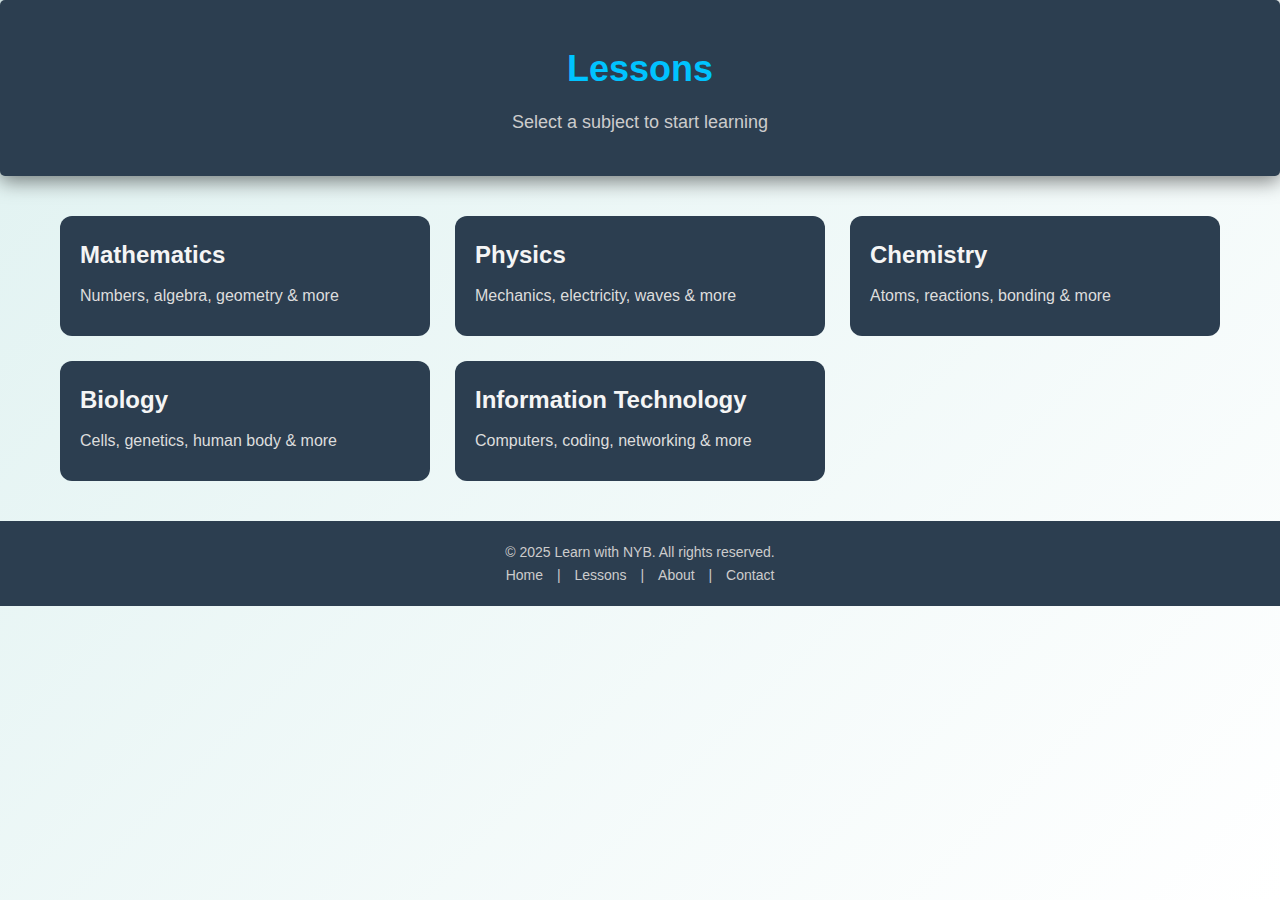
<file: learning web/lessons.html>
<!DOCTYPE html>
<html lang="en">
<head>
  <meta charset="UTF-8">
  <meta name="viewport" content="width=device-width, initial-scale=1.0">
  <title>Lessons | Learn with NYB</title>
  <link rel="stylesheet" href="./lessons.css">
</head>
<body>
  <header>
    <h1>Lessons</h1>
    <p>Select a subject to start learning</p>
  </header>

  <main class="lessons-container">
    <a href="maths.html" class="lesson-card">
      <div class="card-content">
        <h2>Mathematics</h2>
        <p>Numbers, algebra, geometry & more</p>
      </div>
    </a>

    <a href="physics.html" class="lesson-card">
      <div class="card-content">
        <h2>Physics</h2>
        <p>Mechanics, electricity, waves & more</p>
      </div>
    </a>

    <a href="chemistry.html" class="lesson-card">
      <div class="card-content">
        <h2>Chemistry</h2>
        <p>Atoms, reactions, bonding & more</p>
      </div>
    </a>

    <a href="biology.html" class="lesson-card">
      <div class="card-content">
        <h2>Biology</h2>
        <p>Cells, genetics, human body & more</p>
      </div>
    </a>

    <a href="it.html" class="lesson-card">
      <div class="card-content">
        <h2>Information Technology</h2>
        <p>Computers, coding, networking & more</p>
      </div>
    </a>
  </main>
<footer>
  <div class="footer-container">
    <p>&copy; 2025 Learn with NYB. All rights reserved.</p>
    <p>
      <a href="index.html">Home</a> |
      <a href="lessons.html">Lessons</a> |
      <a href="about.html">About</a> |
      <a href="contact.html">Contact</a>
    </p>
  </div>
</footer>

</body>
</html>
</file>
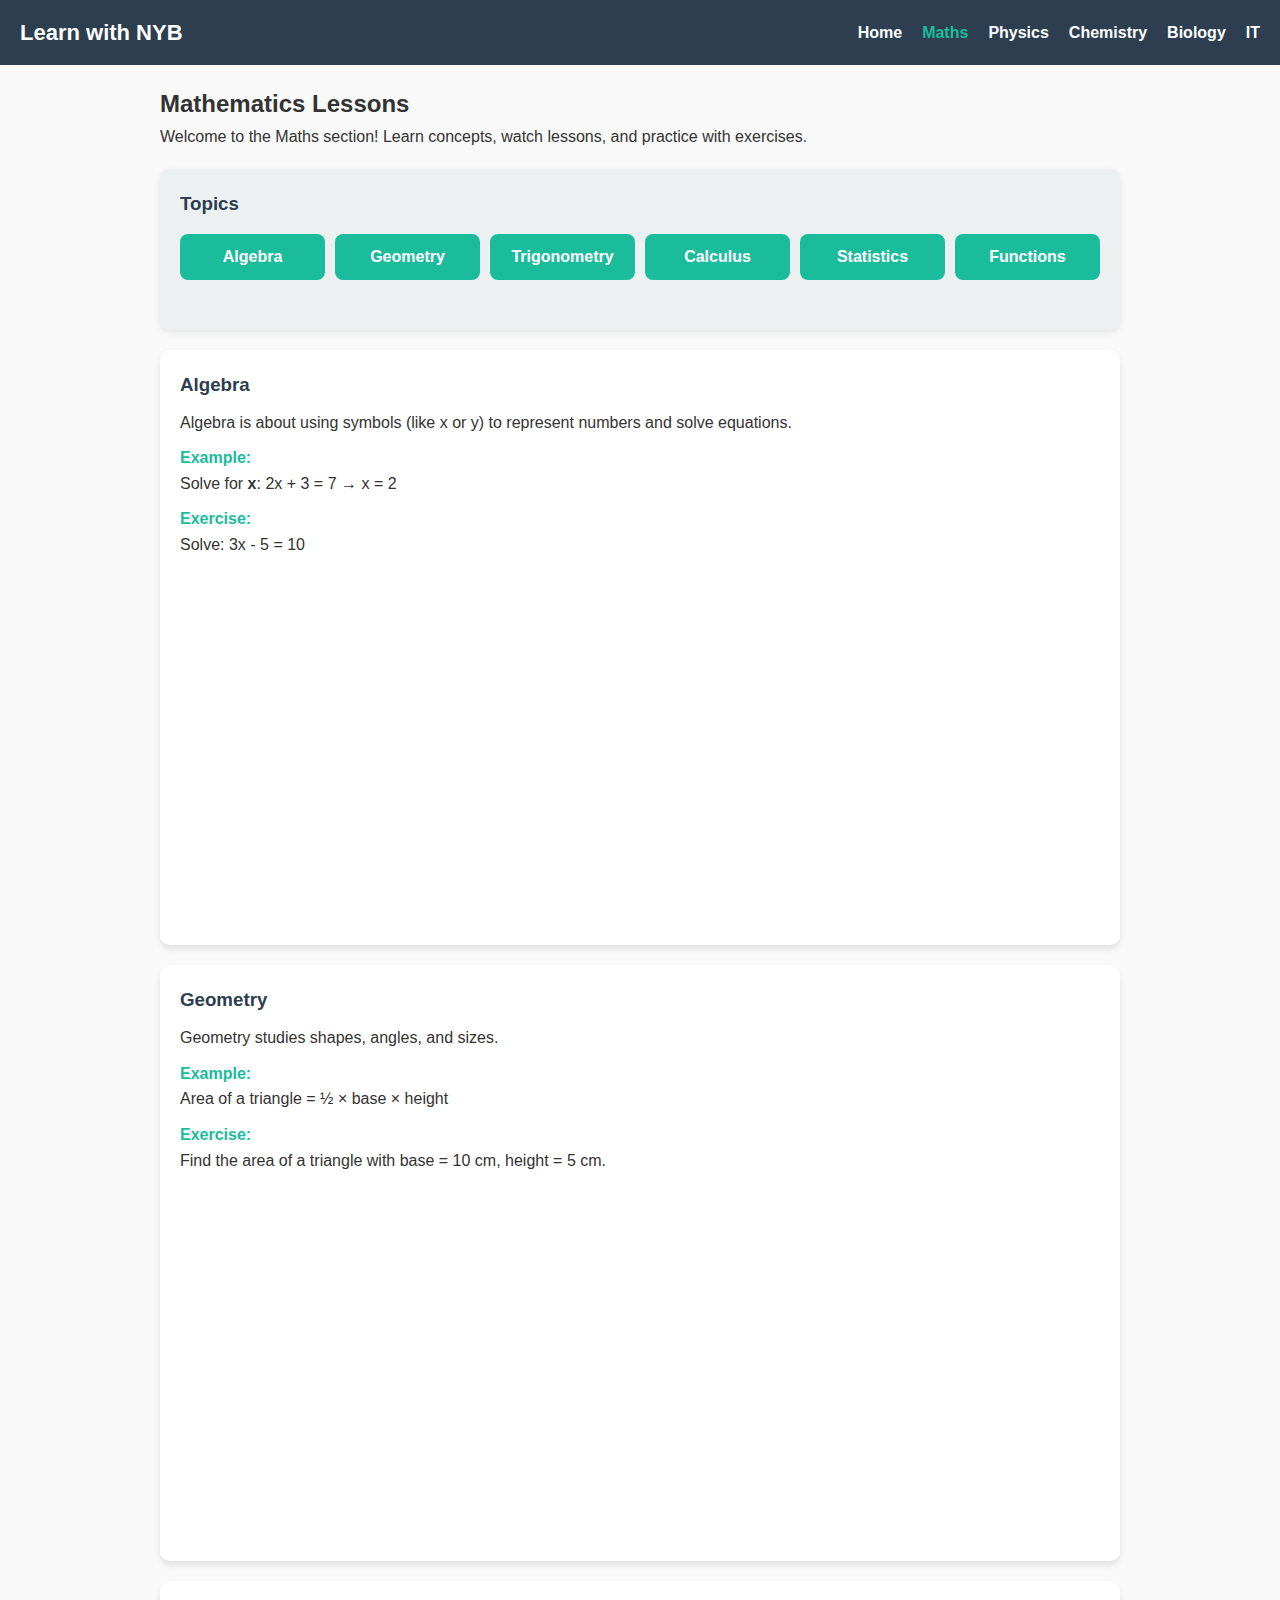
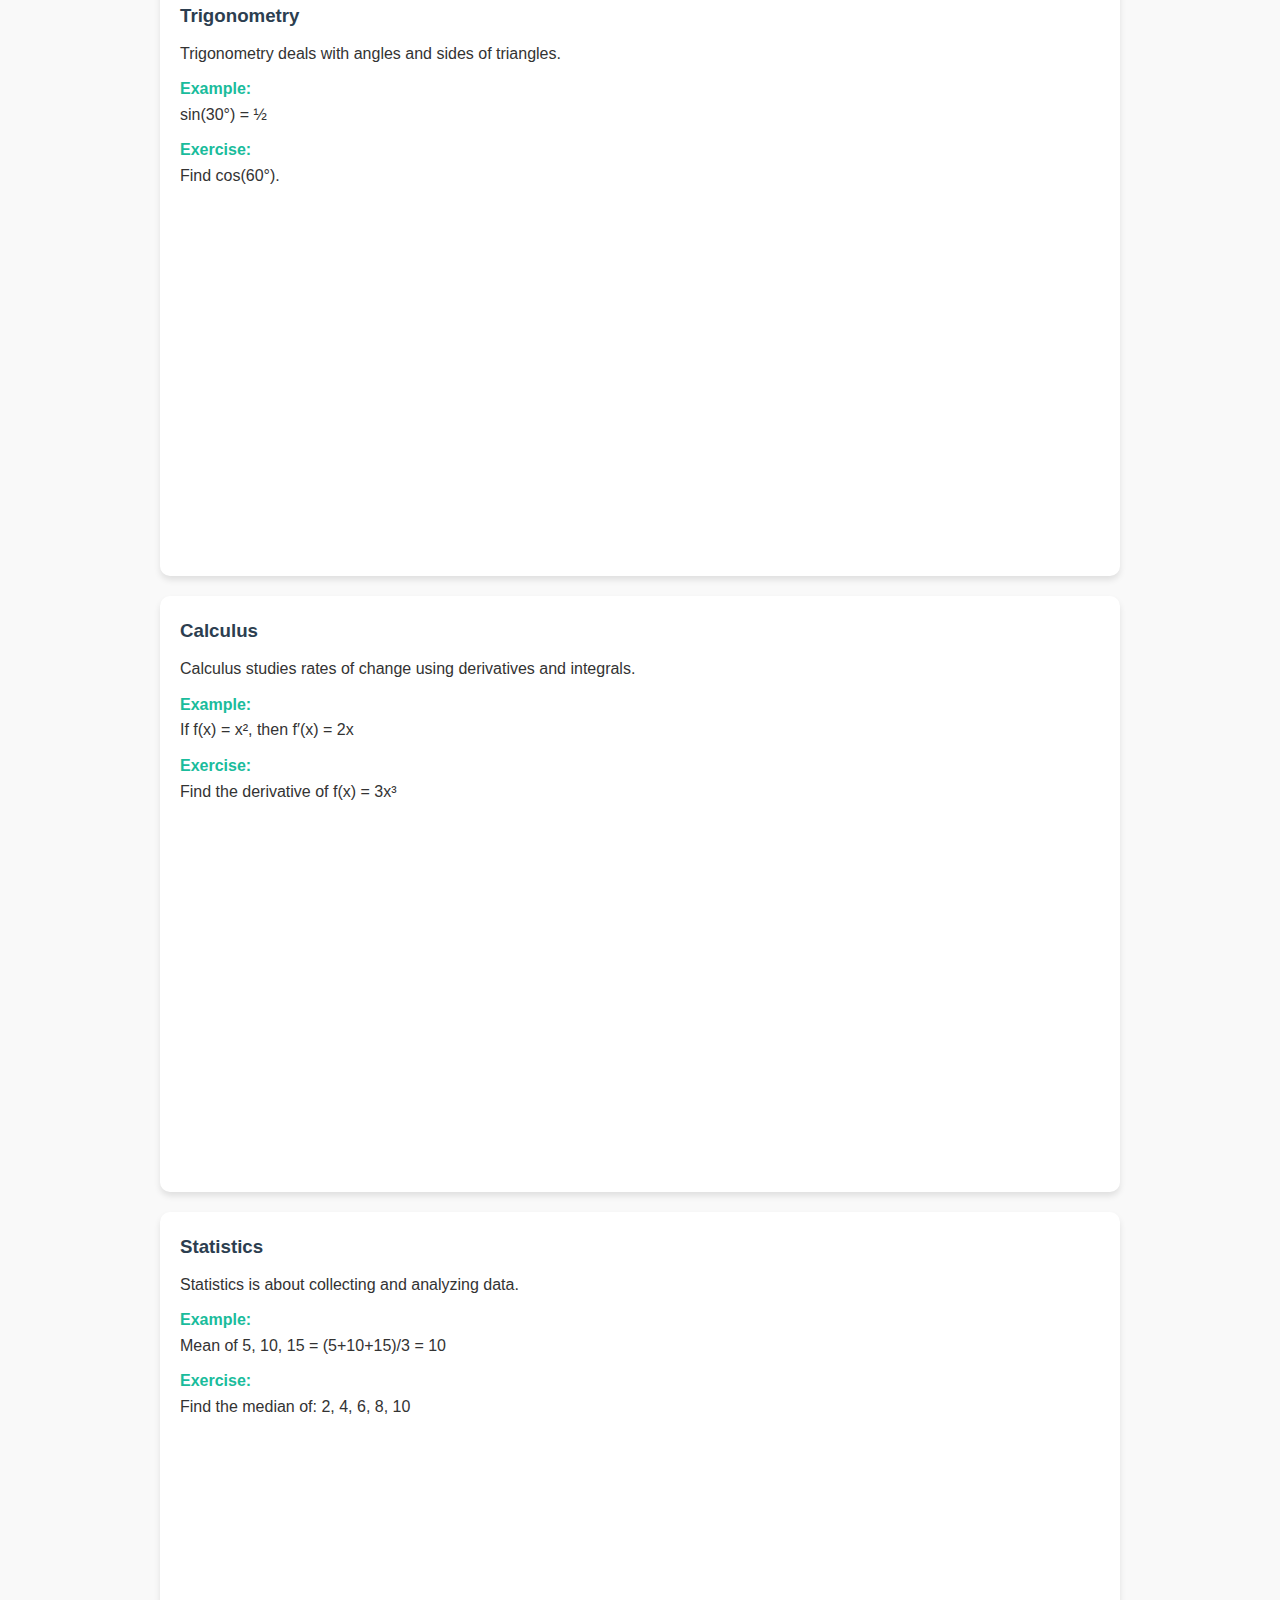
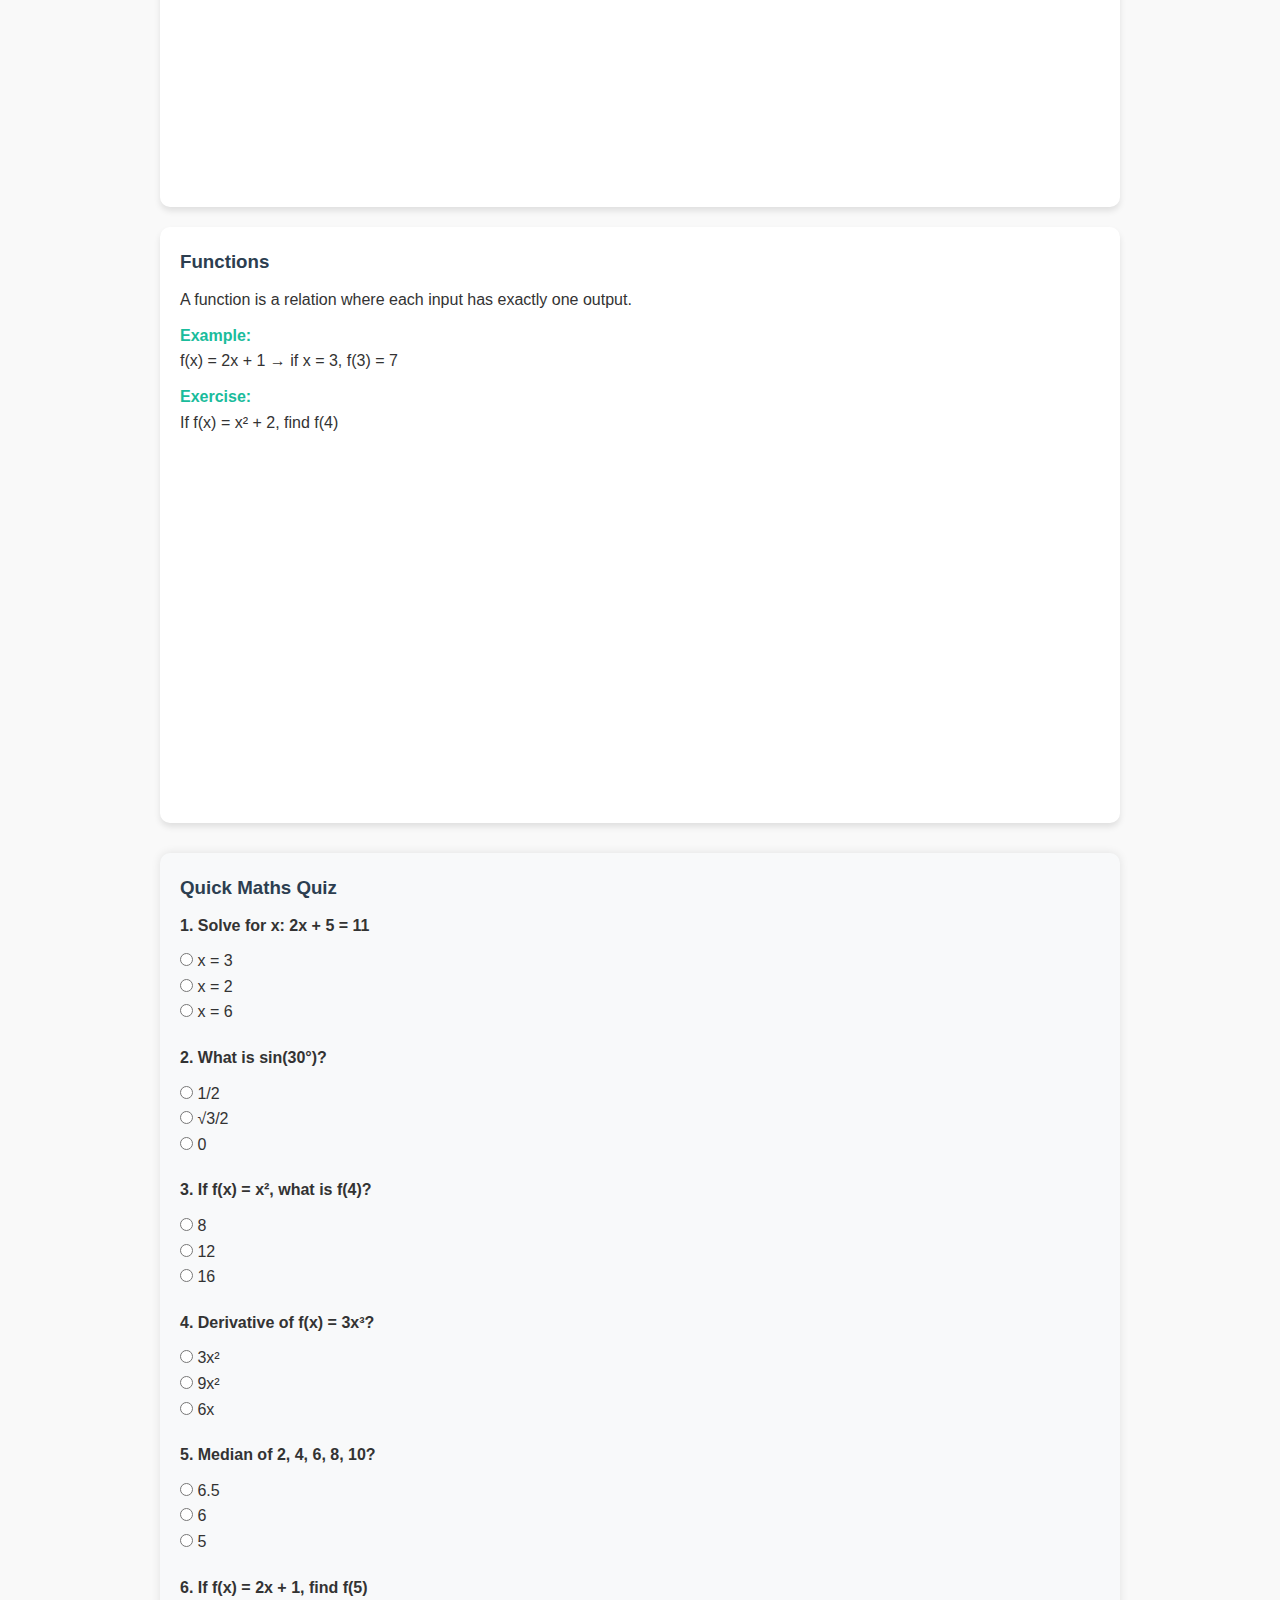
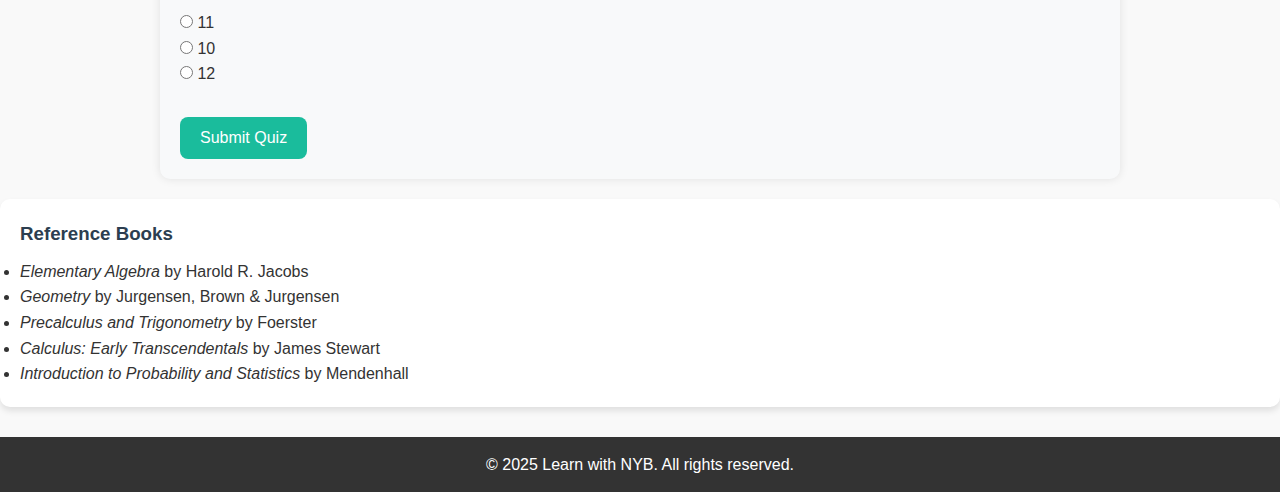
<file: learning web/maths.html>
<!DOCTYPE html>
<html lang="en">
<head>
    <meta charset="UTF-8">
    <meta name="viewport" content="width=device-width, initial-scale=1.0">
    <title>Maths - Learn with NYB</title>
    <link rel="stylesheet" href="maths.css">
</head>
<body>
    <!-- Header -->
    <header>
        <h1>Learn with NYB</h1>
        <div class="menu-toggle" id="mobile-menu">
            <div></div>
            <div></div>
            <div></div>
        </div>
        <nav>
            <ul id="nav-list">
                <li><a href="index.html">Home</a></li>
                <li><a href="maths.html" class="active">Maths</a></li>
                <li><a href="physics.html">Physics</a></li>
                <li><a href="chemistry.html">Chemistry</a></li>
                <li><a href="biology.html">Biology</a></li>
                <li><a href="it.html">IT</a></li>
            </ul>
        </nav>
    </header>

    <!-- Main Content -->
    <main>
        <h2>Mathematics Lessons</h2>
        <p>Welcome to the Maths section! Learn concepts, watch lessons, and practice with exercises.</p>

        <!-- Topics -->
        <section class="topics">
            <h3>Topics</h3>
            <ul>
                <li><a href="#algebra">Algebra</a></li>
                <li><a href="#geometry">Geometry</a></li>
                <li><a href="#trigonometry">Trigonometry</a></li>
                <li><a href="#calculus">Calculus</a></li>
                <li><a href="#statistics">Statistics</a></li>
                <li><a href="#functions">Functions</a></li>
            </ul>
        </section>

        <!-- Algebra -->
        <section id="algebra">
            <h3>Algebra</h3>
            <p>Algebra is about using symbols (like x or y) to represent numbers and solve equations.</p>
            <h4>Example:</h4>
            <p>Solve for <b>x</b>: 2x + 3 = 7 → x = 2</p>
            <h4>Exercise:</h4>
            <p>Solve: 3x - 5 = 10</p>
            <iframe width="560" height="315" src="https://www.youtube.com/embed/grnP3mduZkM?si=YmlHCngcbAvNCILK&amp;controls=0" title="YouTube video player" frameborder="0" allow="accelerometer; autoplay; clipboard-write; encrypted-media; gyroscope; picture-in-picture; web-share" referrerpolicy="strict-origin-when-cross-origin" allowfullscreen>" <title="Algebra Lesson" allowfullscreen></iframe>
        </section>

        <!-- Geometry -->
        <section id="geometry">
            <h3>Geometry</h3>
            <p>Geometry studies shapes, angles, and sizes.</p>
            <h4>Example:</h4>
            <p>Area of a triangle = ½ × base × height</p>
            <h4>Exercise:</h4>
            <p>Find the area of a triangle with base = 10 cm, height = 5 cm.</p>
            <iframe  width="560" height="315" src="https://www.youtube.com/embed/wEN8pNnfsTA?si=R_CvbHYUiTgzlWQa&amp;controls=0" title="YouTube video player" frameborder="0" allow="accelerometer; autoplay; clipboard-write; encrypted-media; gyroscope; picture-in-picture; web-share" referrerpolicy="strict-origin-when-cross-origin" allowfullscreen>" <title="Geometry Lesson" allowfullscreen></iframe>
        </section>

        <!-- Trigonometry -->
        <section id="trigonometry">
            <h3>Trigonometry</h3>
            <p>Trigonometry deals with angles and sides of triangles.</p>
            <h4>Example:</h4>
            <p>sin(30°) = ½</p>
            <h4>Exercise:</h4>
            <p>Find cos(60°).</p>
            <iframe width="560" height="315" src="https://www.youtube.com/embed/k_MzQjLA9fA?si=3KT9HuUsbJmQaQdj&amp;controls=0" title="YouTube video player" frameborder="0" allow="accelerometer; autoplay; clipboard-write; encrypted-media; gyroscope; picture-in-picture; web-share" referrerpolicy="strict-origin-when-cross-origin" allowfullscreen> <title="Trigonometry Lesson" allowfullscreen></iframe>
        </section>

        <!-- Calculus -->
        <section id="calculus">
            <h3>Calculus</h3>
            <p>Calculus studies rates of change using derivatives and integrals.</p>
            <h4>Example:</h4>
            <p>If f(x) = x², then f′(x) = 2x</p>
            <h4>Exercise:</h4>
            <p>Find the derivative of f(x) = 3x³</p>
            <iframe src="https://www.youtube.com/embed/WUvTyaaNkzM" title="Calculus Lesson" allowfullscreen></iframe>
        </section>

        <!-- Statistics -->
        <section id="statistics">
            <h3>Statistics</h3>
            <p>Statistics is about collecting and analyzing data.</p>
            <h4>Example:</h4>
            <p>Mean of 5, 10, 15 = (5+10+15)/3 = 10</p>
            <h4>Exercise:</h4>
            <p>Find the median of: 2, 4, 6, 8, 10</p>
            <iframe src="https://www.youtube.com/embed/xxpc-HPKN28" title="Statistics Lesson" allowfullscreen></iframe>
        </section>

        <!-- Functions -->
        <section id="functions">
            <h3>Functions</h3>
            <p>A function is a relation where each input has exactly one output.</p>
            <h4>Example:</h4>
            <p>f(x) = 2x + 1 → if x = 3, f(3) = 7</p>
            <h4>Exercise:</h4>
            <p>If f(x) = x² + 2, find f(4)</p>
            <iframe width="560" height="315" src="https://www.youtube.com/embed/yfWT-Vg8bYw?si=0Qwsde4MbvZ2zXs0&amp;controls=0" title="YouTube video player" frameborder="0" allow="accelerometer; autoplay; clipboard-write; encrypted-media; gyroscope; picture-in-picture; web-share" referrerpolicy="strict-origin-when-cross-origin" allowfullscreen>" <title="Functions Lesson allowfullscreen></iframe>
        </section>
        <section id="quiz">
            <h3>Quick Maths Quiz</h3>
            <form id="quiz-form">
                <div class="quiz-question">
                    <p><b>1.</b> Solve for x: 2x + 5 = 11</p>
                    <input type="radio" name="q1" value="correct"> x = 3<br>
                    <input type="radio" name="q1" value="wrong"> x = 2<br>
                    <input type="radio" name="q1" value="wrong"> x = 6<br>
                </div>

                <div class="quiz-question">
                    <p><b>2.</b> What is sin(30°)?</p>
                    <input type="radio" name="q2" value="correct"> 1/2<br>
                    <input type="radio" name="q2" value="wrong"> √3/2<br>
                    <input type="radio" name="q2" value="wrong"> 0<br>
                </div>

                <div class="quiz-question">
                    <p><b>3.</b> If f(x) = x², what is f(4)?</p>
                    <input type="radio" name="q3" value="wrong"> 8<br>
                    <input type="radio" name="q3" value="wrong"> 12<br>
                    <input type="radio" name="q3" value="correct"> 16<br>
                </div>

                <div class="quiz-question">
                    <p><b>4.</b> Derivative of f(x) = 3x³?</p>
                    <input type="radio" name="q4" value="wrong"> 3x²<br>
                    <input type="radio" name="q4" value="correct"> 9x²<br>
                    <input type="radio" name="q4" value="wrong"> 6x<br>
                </div>

                <div class="quiz-question">
                    <p><b>5.</b> Median of 2, 4, 6, 8, 10?</p>
                    <input type="radio" name="q5" value="wrong"> 6.5<br>
                    <input type="radio" name="q5" value="correct"> 6<br>
                    <input type="radio" name="q5" value="wrong"> 5<br>
                </div>

                <div class="quiz-question">
                    <p><b>6.</b> If f(x) = 2x + 1, find f(5)</p>
                    <input type="radio" name="q6" value="correct"> 11<br>
                    <input type="radio" name="q6" value="wrong"> 10<br>
                    <input type="radio" name="q6" value="wrong"> 12<br>
                </div>

                <button type="button" class="quiz-button" onclick="submitQuiz()">Submit Quiz</button>
            </form>
            <p id="quiz-result"></p>
        </section>
    </main>

        <!-- Reference Books -->
        <section id="references">
            <h3>Reference Books</h3>
            <ul>
                <li><i>Elementary Algebra</i> by Harold R. Jacobs</li>
                <li><i>Geometry</i> by Jurgensen, Brown & Jurgensen</li>
                <li><i>Precalculus and Trigonometry</i> by Foerster</li>
                <li><i>Calculus: Early Transcendentals</i> by James Stewart</li>
                <li><i>Introduction to Probability and Statistics</i> by Mendenhall</li>
            </ul>
        </section>
    </main>

    <!-- Footer -->
    <footer>
        <p>&copy; 2025 Learn with NYB. All rights reserved.</p>
    </footer>

    <!-- Mobile Menu Script -->
    <script>
        const menuToggle = document.getElementById('mobile-menu');
        const navList = document.getElementById('nav-list');

        menuToggle.addEventListener('click', () => {
            navList.classList.toggle('active');
        });
        function submitQuiz() {
            let score = 0;
            const total = 6;
            const form = document.getElementById("quiz-form");
            const answers = form.querySelectorAll("input[type=radio]:checked");

            answers.forEach(ans => {
                if (ans.value === "correct") {
                    score++;
                }
            });

            document.getElementById("quiz-result").innerText =
                "You scored " + score + " out of " + total;
        }
    </script>
</body>
</html>
</file>
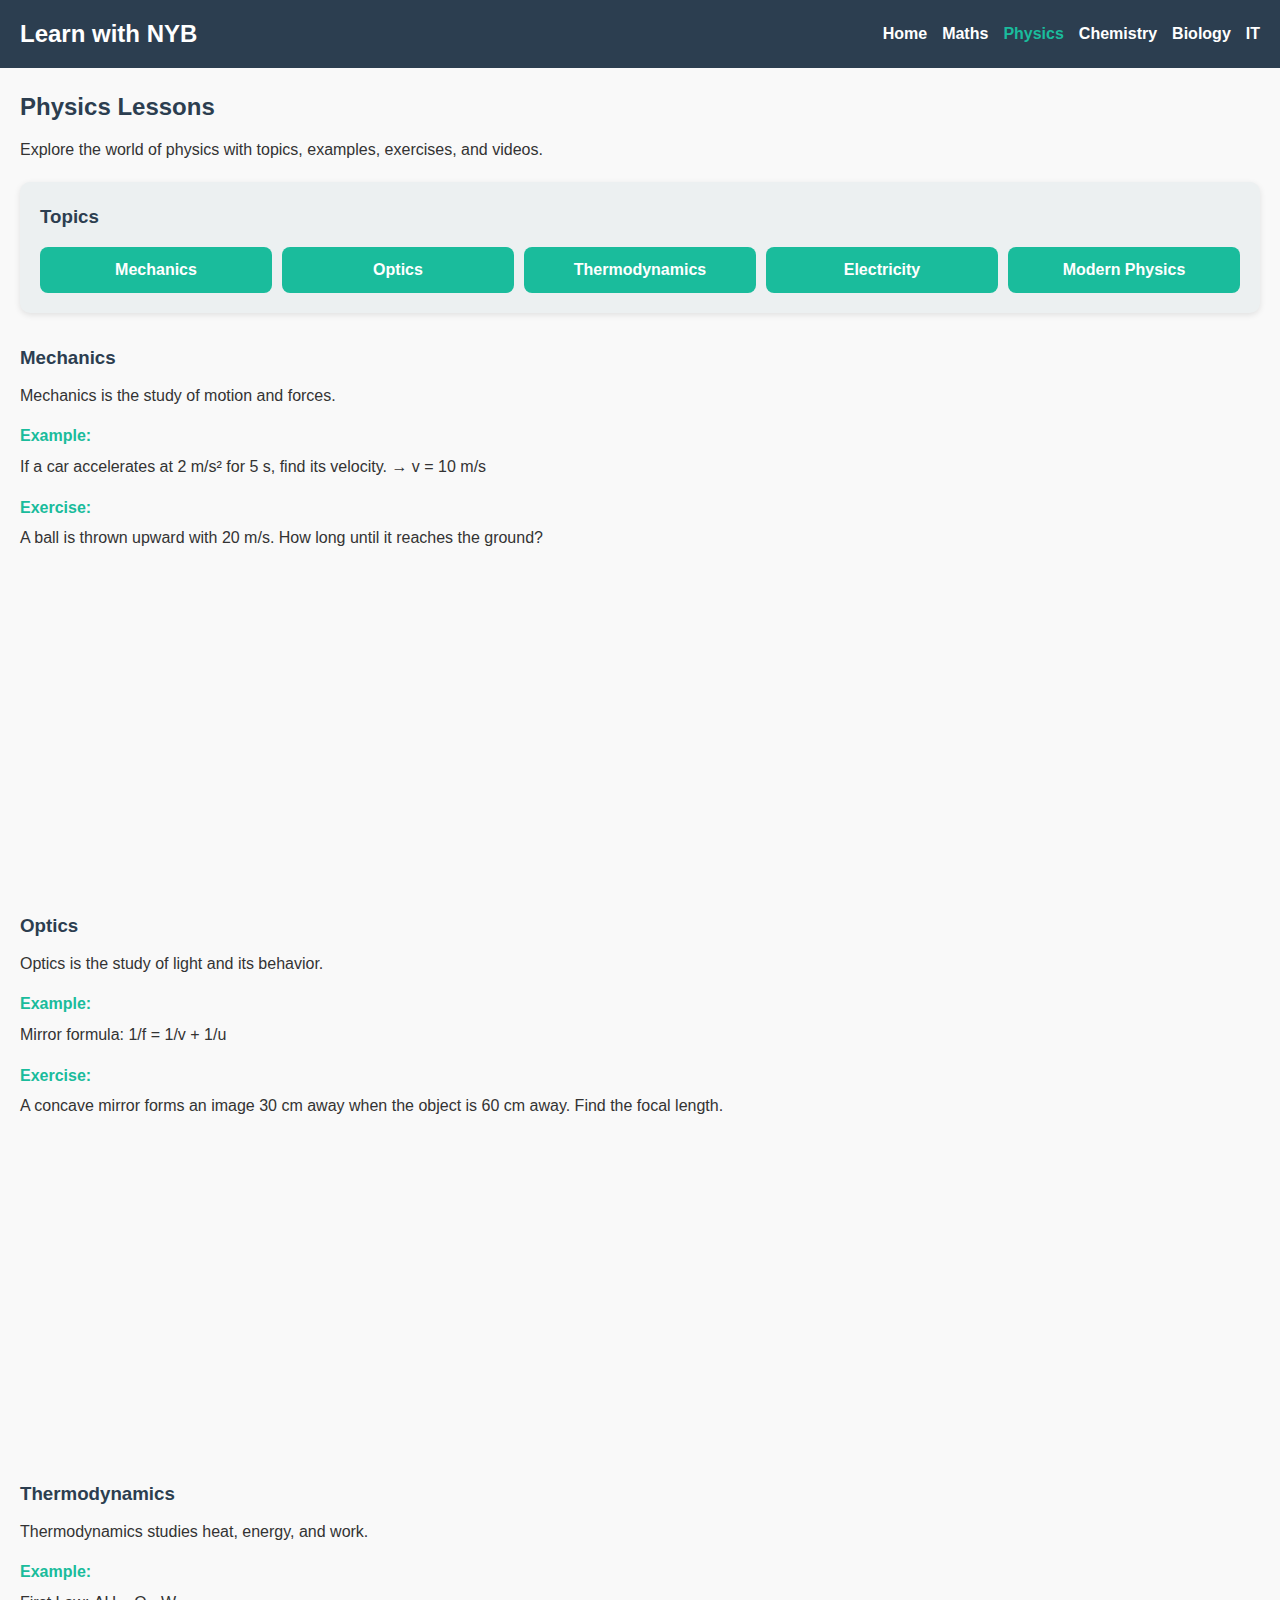
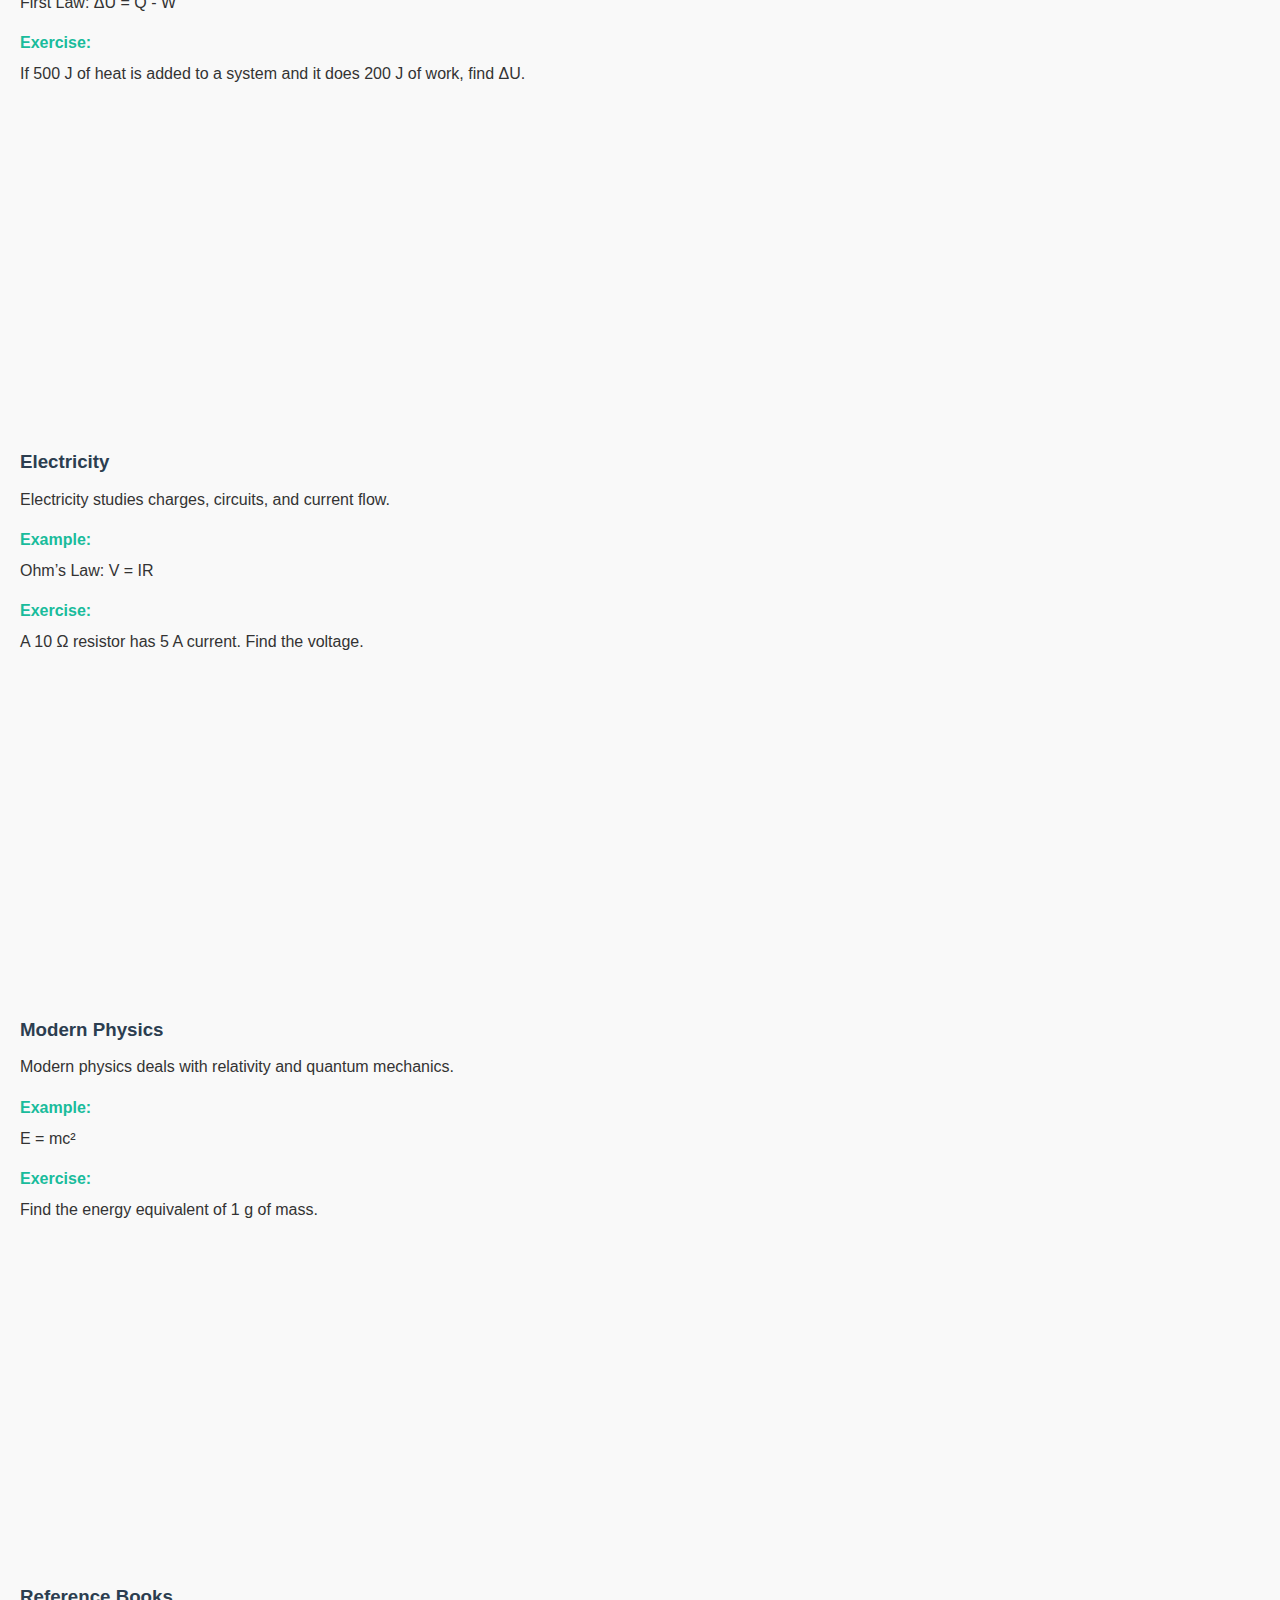
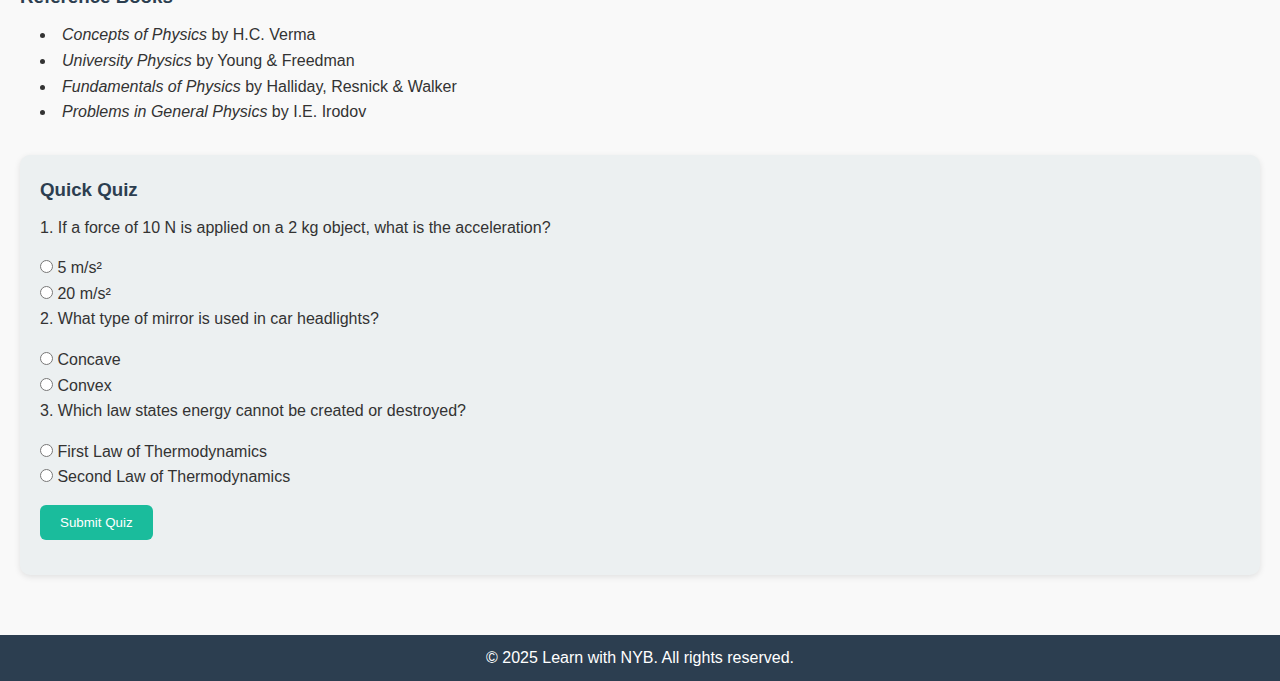
<file: learning web/physics.html>
<!DOCTYPE html>
<html lang="en">
<head>
    <meta charset="UTF-8">
    <meta name="viewport" content="width=device-width, initial-scale=1.0">
    <title>Physics - Learn with NYB</title>
    <link rel="stylesheet" href="physics.css">
</head>
<body>
    <!-- Header -->
    <header>
        <h1>Learn with NYB</h1>
        <div class="menu-toggle" id="mobile-menu">
            <div></div>
            <div></div>
            <div></div>
        </div>
        <nav>
            <ul id="nav-list">
                <li><a href="index.html">Home</a></li>
                <li><a href="maths.html">Maths</a></li>
                <li><a href="physics.html" class="active">Physics</a></li>
                <li><a href="chemistry.html">Chemistry</a></li>
                <li><a href="biology.html">Biology</a></li>
                <li><a href="it.html">IT</a></li>
            </ul>
        </nav>
    </header>

    <!-- Main -->
    <main>
        <h2>Physics Lessons</h2>
        <p>Explore the world of physics with topics, examples, exercises, and videos.</p>

        <!-- Topics -->
        <section class="topics">
            <h3>Topics</h3>
            <ul>
                <li><a href="#mechanics">Mechanics</a></li>
                <li><a href="#optics">Optics</a></li>
                <li><a href="#thermodynamics">Thermodynamics</a></li>
                <li><a href="#electricity">Electricity</a></li>
                <li><a href="#modern">Modern Physics</a></li>
            </ul>
        </section>

        <!-- Mechanics -->
        <section id="mechanics">
            <h3>Mechanics</h3>
            <p>Mechanics is the study of motion and forces.</p>
            <h4>Example:</h4>
            <p>If a car accelerates at 2 m/s² for 5 s, find its velocity. → v = 10 m/s</p>
            <h4>Exercise:</h4>
            <p>A ball is thrown upward with 20 m/s. How long until it reaches the ground?</p>
            <iframe width="560" height="315" src="https://www.youtube.com/embed/83QCm3LkuEg?si=ds9vBU5NrvTub-gU&amp;controls=0" title="YouTube video player" frameborder="0" allow="accelerometer; autoplay; clipboard-write; encrypted-media; gyroscope; picture-in-picture; web-share" referrerpolicy="strict-origin-when-cross-origin"  frameborder="0" allowfullscreen></iframe>
        </section>

        <!-- Optics -->
        <section id="optics">
            <h3>Optics</h3>
            <p>Optics is the study of light and its behavior.</p>
            <h4>Example:</h4>
            <p>Mirror formula: 1/f = 1/v + 1/u</p>
            <h4>Exercise:</h4>
            <p>A concave mirror forms an image 30 cm away when the object is 60 cm away. Find the focal length.</p>
          <iframe width="560" height="315" src="https://www.youtube.com/embed/ML7HcZo6IaE?si=ks-DgIbIRTSQAlEM&amp;controls=0" title="YouTube video player" frameborder="0" allow="accelerometer; autoplay; clipboard-write; encrypted-media; gyroscope; picture-in-picture; web-share" referrerpolicy="strict-origin-when-cross-origin" allowfullscreen>" <title="Optics Lesson" frameborder="0" allowfullscreen></iframe>
        </section>

        <!-- Thermodynamics -->
        <section id="thermodynamics">
            <h3>Thermodynamics</h3>
            <p>Thermodynamics studies heat, energy, and work.</p>
            <h4>Example:</h4>
            <p>First Law: ΔU = Q - W</p>
            <h4>Exercise:</h4>
            <p>If 500 J of heat is added to a system and it does 200 J of work, find ΔU.</p>
             <iframe width="560" height="315" src="https://www.youtube.com/embed/tHUvZ2F8DMA?si=AL9coumWCSChkkoC&amp;controls=0" title="YouTube video player" frameborder="0" allow="accelerometer; autoplay; clipboard-write; encrypted-media; gyroscope; picture-in-picture; web-share" referrerpolicy="strict-origin-when-cross-origin" allowfullscreen>" <title="Thermodynamics Lesson" frameborder="0" allowfullscreen></iframe>
        </section>

        <!-- Electricity -->
        <section id="electricity">
            <h3>Electricity</h3>
            <p>Electricity studies charges, circuits, and current flow.</p>
            <h4>Example:</h4>
            <p>Ohm’s Law: V = IR</p>
            <h4>Exercise:</h4>
            <p>A 10 Ω resistor has 5 A current. Find the voltage.</p>
            <iframe width="560" height="315" src="https://www.youtube.com/embed/DqYl42JtaQg?si=1VRDk6ImBLM6a3fB&amp;controls=0" title="YouTube video player" frameborder="0" allow="accelerometer; autoplay; clipboard-write; encrypted-media; gyroscope; picture-in-picture; web-share" referrerpolicy="strict-origin-when-cross-origin" allowfullscreen>" <title="Electricity Lesson" frameborder="0" allowfullscreen></iframe>
        </section>

        <!-- Modern Physics -->
        <section id="modern">
            <h3>Modern Physics</h3>
            <p>Modern physics deals with relativity and quantum mechanics.</p>
            <h4>Example:</h4>
            <p>E = mc²</p>
            <h4>Exercise:</h4>
            <p>Find the energy equivalent of 1 g of mass.</p>
            <iframe width="560" height="315" src="https://www.youtube.com/embed/3lTQqEehEhI?si=4g597YMSAZzVrt2G&amp;controls=0" title="YouTube video player" frameborder="0" allow="accelerometer; autoplay; clipboard-write; encrypted-media; gyroscope; picture-in-picture; web-share" referrerpolicy="strict-origin-when-cross-origin" allowfullscreen>" <title="Modern Physics Lesson" frameborder="0" allowfullscreen></iframe>
        </section>

        <!-- Reference Books -->
        <section id="references">
            <h3>Reference Books</h3>
            <ul>
                <li><i>Concepts of Physics</i> by H.C. Verma</li>
                <li><i>University Physics</i> by Young & Freedman</li>
                <li><i>Fundamentals of Physics</i> by Halliday, Resnick & Walker</li>
                <li><i>Problems in General Physics</i> by I.E. Irodov</li>
            </ul>
        </section>

        <!-- Quiz -->
        <section id="quiz">
            <h3>Quick Quiz</h3>
            <form id="physicsQuiz">
                <p>1. If a force of 10 N is applied on a 2 kg object, what is the acceleration?</p>
                <input type="radio" name="q1" value="5"> 5 m/s²<br>
                <input type="radio" name="q1" value="20"> 20 m/s²<br>

                <p>2. What type of mirror is used in car headlights?</p>
                <input type="radio" name="q2" value="Concave"> Concave<br>
                <input type="radio" name="q2" value="Convex"> Convex<br>

                <p>3. Which law states energy cannot be created or destroyed?</p>
                <input type="radio" name="q3" value="First"> First Law of Thermodynamics<br>
                <input type="radio" name="q3" value="Second"> Second Law of Thermodynamics<br>

                <button type="button" onclick="checkQuiz()">Submit Quiz</button>
            </form>
            <p id="result"></p>
        </section>
    </main>

    <!-- Footer -->
    <footer>
        <p>&copy; 2025 Learn with NYB. All rights reserved.</p>
    </footer>

    <script>
        function checkQuiz() {
            let score = 0;
            if (document.querySelector('input[name="q1"]:checked')?.value === "5") score++;
            if (document.querySelector('input[name="q2"]:checked')?.value === "Concave") score++;
            if (document.querySelector('input[name="q3"]:checked')?.value === "First") score++;

            document.getElementById("result").textContent = "You scored " + score + " out of 3.";
        }

        // Mobile Menu Script
        const menuToggle = document.getElementById('mobile-menu');
        const navList = document.getElementById('nav-list');
        menuToggle.addEventListener('click', () => {
            navList.classList.toggle('active');
        });
    </script>
</body>
</html>
</file>
<file: learning web/index.css>
html, body {
    margin: 0;
    padding: 0;
    font-family: Arial, sans-serif;
    height: 100%;
    scroll-behavior: smooth;
}

:root {
    --bg-color: #2c3e50;
    --second-bg-color: linear-gradient(135deg, #e0f2f1, #ffffff);
    --button-color: #1abc9c;
    --text-color: #ffffff;
    --transition-speed: 0.3s;
}

body {
    display: flex;
    flex-direction: column;
    min-height: 100vh;
}

header.heading {
    display: flex;
    align-items: center;
    justify-content: space-between;
    padding: 1rem 5%;
    background-color: var(--bg-color);
    color: var(--text-color);
    flex-wrap: wrap;
}

.logo {
    font-size: clamp(1.5rem, 2.5vw, 2rem);
    color: var(--text-color);
    font-weight: 600;
    cursor: default;
}

.menu-btn {
    display: none;
    font-size: 2rem;
    cursor: pointer;
    color: var(--text-color);
}

header .nav {
    display: flex;
    gap: clamp(0.5rem, 1vw, 1.5rem);
    flex-wrap: wrap;
    transition: max-height 0.4s ease, opacity 0.4s ease;
    overflow: hidden;
}

header .nav a {
    font-size: clamp(0.7rem, 1vw, 1rem);
    text-decoration: none;
    color: var(--text-color);
    padding: 0.5rem 1rem;
    border-radius: 0.5rem;
    transition: color var(--transition-speed), background var(--transition-speed);
}

header .nav a:hover,
header .nav a.active {
    color: var(--button-color);
    background-color: rgba(255,255,255,0.1);
}

main.hero {
    display: flex;
    flex-direction: column;
    align-items: center;
    justify-content: center;
    text-align: center;
    background: var(--second-bg-color);
    color: var(--bg-color);
    padding: 2rem 5%;
    min-height: calc(100vh - 140px);
}

main.hero h2 {
    font-size: clamp(1.5rem, 4vw, 2.5rem);
    margin-bottom: 1rem;
}

main.hero p {
    font-size: clamp(1rem, 2.5vw, 1.2rem);
    margin-bottom: 2rem;
}

.goahead {
    display: inline-block;
    padding: 1rem 2rem;
    background-color: var(--button-color);
    color: var(--text-color);
    text-decoration: none;
    font-size: clamp(1rem, 2vw, 1.2rem);
    border-radius: 0.8rem;
    transition: background-color var(--transition-speed), transform 0.2s;
}

.goahead:hover {
    background-color: #16a085;
    transform: translateY(-0.1rem);
}

footer {
    background-color: var(--bg-color);
    color: #F1F1F1;
    text-align: center;
    padding: 0.5rem 1rem;
}

.footer-social {
    display: flex;
    justify-content: center;
    gap: 1rem;
    flex-wrap: wrap;
    padding: 0.5rem 0;
}

.social-icon {
    display: inline-flex;
    align-items: center;
    justify-content: center;
    background-color: #ffffff22;
    color: var(--text-color);
    border-radius: 50%;
    width: 3rem;
    height: 3rem;
    font-size: 1rem;
    transition: background-color 0.3s ease, transform 0.2s;
    text-decoration: none;
}

.social-icon:hover {
    transform: scale(1.15);
}

.social-icon.fb:hover { background-color: #3b5998; }
.social-icon.tw:hover { background-color: #1da1f2; }
.social-icon.ln:hover { background-color: #0077b5; }
.social-icon.gh:hover { background-color: #333; }

@media(max-width: 1024px) {
    header.heading { padding: 1rem 3%; }
    main.hero { padding: 3rem 5%; }
}

@media(max-width: 768px) {
    .menu-btn { display: block; }

    header .nav {
        flex-direction: column;
        width: 100%;
        max-height: 0;
        opacity: 0;
        pointer-events: none;
        background-color: var(--bg-color);
    }

    header .nav.show {
        max-height: 500px;
        opacity: 1;
        pointer-events: auto;
    }

    header .nav a {
        padding: 1rem;
        border-bottom: 1px solid #ffffff22;
    }
}

@media(max-width: 480px) {
    header.heading { padding: 0.8rem 3%; }
    main.hero { padding: 3rem 2rem; }
    main.hero h2 { font-size: 1.5rem; }
    main.hero p { font-size: 0.9rem; }
    .goahead { padding: 0.8rem 1rem; font-size: 0.9rem; }
    .footer-social { gap: 0.5rem; }
}

@media(max-width: 360px) {
    header.heading { padding: 0.5rem 2%; }
    .logo { font-size: 1.2rem; }
    header .nav a { font-size: 0.8rem; padding: 0.4rem 0.8rem; }
}
</file>
<file: learning web/about.css>
* {
  margin: 0;
  padding: 0;
  box-sizing: border-box;
  font-family: Arial, sans-serif;
}

header {
  background: #2c3e50;
  padding: 1rem 2rem;
}

header nav {
  display: flex;
  align-items: center;
  justify-content: space-between;
  flex-wrap: wrap;
}

.logo {
  color: #fff;
  font-size: clamp(1.2rem, 2vw, 1.5rem);
  font-weight: bold;
}

.nav-links {
  list-style: none;
  display: flex;
  gap: 1.25rem;
  transition: max-height 0.4s ease, opacity 0.4s ease;
  overflow: hidden;
}

.nav-links a {
  text-decoration: none;
  color: #fff;
  transition: 0.3s;
}

.nav-links a:hover,
.nav-links a.active {
  color: #1abc9c;
}

/* Hamburger Menu */
.menu-btn {
  display: none;
  font-size: 2rem;
  color: #fff;
  cursor: pointer;
}

/* About Hero Section */
.about-hero {
  background: #1abc9c;
  color: white;
  text-align: center;
  padding: 4rem 1.5rem;
}

.about-hero h2 {
  font-size: clamp(2rem, 5vw, 2.5rem);
  margin-bottom: 1rem;
}

.about-hero p {
  font-style: italic;
  font-size: clamp(1rem, 2.5vw, 1.2rem);
}

.about-content {
  max-width: 56.25rem;
  margin: 2.5rem auto;
  padding: 0 1.5rem;
}

.section {
  margin-bottom: 2rem;
}

.section h3 {
  color: #2c3e50;
  margin-bottom: 0.75rem;
}

.section p,
.section ul {
  color: #555;
  line-height: 1.6;
}

.section ul {
  margin-left: 1.25rem;
}

.cta {
  text-align: center;
  margin: 2.5rem 0;
}

.btn {
  display: inline-block;
  padding: 0.75rem 1.5rem;
  background: #1abc9c;
  color: white;
  text-decoration: none;
  border-radius: 0.3rem;
  transition: 0.3s;
}

.btn:hover {
  background: #16a085;
}

footer {
  background: #2c3e50;
  color: #fff;
  text-align: center;
  padding: 1rem;
  margin-top: 2rem;
}

/* Responsive Styles */
@media(max-width: 768px) {
  .menu-btn { display: block; }

  .nav-links {
    flex-direction: column;
    width: 100%;
    max-height: 0;
    opacity: 0;
    pointer-events: none;
    background: #2c3e50;
  }

  .nav-links.show {
    max-height: 500px;
    opacity: 1;
    pointer-events: auto;
  }

  .nav-links a {
    padding: 1rem;
    border-bottom: 1px solid rgba(255,255,255,0.2);
  }
}

@media(max-width: 480px) {
  .about-hero h2 { font-size: 2rem; }
  .about-hero p { font-size: 1rem; }
  .logo { font-size: 1.2rem; }
}
</file>
<file: learning web/biology.css>
* {
    margin: 0;
    padding: 0;
    box-sizing: border-box;
}

body {
    font-family: Arial, sans-serif;
    line-height: 1.6;
    background: #f9f9f9;
    color: #333;
}

header {
    background: #2c3e50;
    color: white;
    padding: 15px 20px;
    display: flex;
    justify-content: space-between;
    align-items: center;
    position: sticky;
    top: 0;
    z-index: 1000;
}

header h1 {
    font-size: 24px;
}

nav ul {
    list-style: none;
    display: flex;
    gap: 15px;
}

nav ul li a {
    text-decoration: none;
    color: white;
    font-weight: bold;
    transition: color 0.3s ease;
}

nav ul li a:hover,
nav ul li a.active {
    color: #1abc9c;
}

.menu-toggle {
    display: none;
    flex-direction: column;
    cursor: pointer;
}

.menu-toggle div {
    width: 25px;
    height: 3px;
    background: white;
    margin: 4px 0;
}

@media (max-width: 768px) {
    nav ul {
        display: none;
        flex-direction: column;
        background: #2c3e50;
        position: absolute;
        top: 60px;
        right: 0;
        width: 200px;
        padding: 10px;
    }
    nav ul.active {
        display: flex;
    }
    .menu-toggle {
        display: flex;
    }
}

main {
    padding: 20px;
}

main h2 {
    margin-bottom: 10px;
    color: #2c3e50;
}

main p {
    margin-bottom: 15px;
}

.topics {
    background: #ecf0f1;
    padding: 20px;
    border-radius: 10px;
    margin: 20px 0;
    box-shadow: 0 2px 6px rgba(0,0,0,0.1);
}

.topics h3 {
    color: #2c3e50;
    margin-bottom: 15px;
}

.topics ul {
    list-style: none;
    padding: 0;
    margin: 0;
    display: grid;
    grid-template-columns: repeat(auto-fit, minmax(140px, 1fr));
    gap: 10px;
}

.topics ul li a {
    display: flex;
    align-items: center;
    justify-content: center;
    text-decoration: none;
    background: #1abc9c;
    color: white;
    padding: 10px;
    text-align: center;
    border-radius: 8px;
    font-weight: bold;
    transition: background 0.3s ease, transform 0.2s ease;
    min-height: 60px;
}

.topics ul li a:hover {
    background: #16a085;
    transform: translateY(-3px);
}

section {
    margin: 30px 0;
}

section h3 {
    color: #2c3e50;
    margin-bottom: 10px;
}

section h4 {
    color: #1abc9c;
    margin: 10px 0 5px;
}

iframe {
    display: block;
    max-width: 100%;
    margin: 15px 0;
    border-radius: 10px;
}

#references ul {
    list-style: disc inside;
    padding-left: 20px;
}

#quiz {
    background: #ecf0f1;
    padding: 20px;
    border-radius: 10px;
    margin: 20px 0;
    box-shadow: 0 2px 6px rgba(0,0,0,0.1);
}

#quiz button {
    background: #1abc9c;
    color: white;
    border: none;
    padding: 10px 20px;
    margin-top: 15px;
    border-radius: 6px;
    cursor: pointer;
    transition: background 0.3s ease, transform 0.2s ease;
}

#quiz button:hover {
    background: #16a085;
    transform: scale(1.05);
}

#quiz p#result,
#quiz p#quiz-result {
    margin-top: 15px;
    font-weight: bold;
}

footer {
    background: #2c3e50;
    color: white;
    text-align: center;
    padding: 10px;
    margin-top: 20px;
}
</file>
<file: learning web/chemistry.css>
* {
    margin: 0;
    padding: 0;
    box-sizing: border-box;
}

body {
    font-family: Arial, sans-serif;
    line-height: 1.6;
    background: #f9f9f9;
    color: #333;
}

header {
    background: #2c3e50;
    color: white;
    padding: 15px 20px;
    display: flex;
    justify-content: space-between;
    align-items: center;
    position: sticky;
    top: 0;
    z-index: 1000;
}

header h1 {
    font-size: 24px;
}

nav ul {
    list-style: none;
    display: flex;
    gap: 15px;
}

nav ul li a {
    text-decoration: none;
    color: white;
    font-weight: bold;
    transition: color 0.3s ease;
}

nav ul li a:hover,
nav ul li a.active {
    color: #1abc9c;
}

.menu-toggle {
    display: none;
    flex-direction: column;
    cursor: pointer;
}

.menu-toggle div {
    width: 25px;
    height: 3px;
    background: white;
    margin: 4px 0;
}

@media (max-width: 768px) {
    nav ul {
        display: none;
        flex-direction: column;
        background: #2c3e50;
        position: absolute;
        top: 60px;
        right: 0;
        width: 200px;
        padding: 10px;
    }
    nav ul.active {
        display: flex;
    }
    .menu-toggle {
        display: flex;
    }
}

main {
    padding: 20px;
}

main h2 {
    margin-bottom: 10px;
    color: #2c3e50;
}

main p {
    margin-bottom: 15px;
}

.topics {
    background: #ecf0f1;
    padding: 20px;
    border-radius: 10px;
    margin: 20px 0;
    box-shadow: 0 2px 6px rgba(0,0,0,0.1);
}

.topics h3 {
    color: #2c3e50;
    margin-bottom: 15px;
}

.topics ul {
    list-style: none;
    padding: 0;
    margin: 0;
    display: grid;
    grid-template-columns: repeat(auto-fit, minmax(140px, 1fr));
    gap: 10px;
}

.topics ul li a {
    display: flex;
    align-items: center;
    justify-content: center;
    text-decoration: none;
    background: #1abc9c;
    color: white;
    padding: 10px;
    text-align: center;
    border-radius: 8px;
    font-weight: bold;
    transition: background 0.3s ease, transform 0.2s ease;
    min-height: 60px;
}

.topics ul li a:hover {
    background: #16a085;
    transform: translateY(-3px);
}

section {
    margin: 30px 0;
}

section h3 {
    color: #2c3e50;
    margin-bottom: 10px;
}

section h4 {
    color: #1abc9c;
    margin: 10px 0 5px;
}

iframe {
    display: block;
    max-width: 100%;
    margin: 15px 0;
    border-radius: 10px;
}

#references ul {
    list-style: disc inside;
    padding-left: 20px;
}

#quiz {
    background: #ecf0f1;
    padding: 20px;
    border-radius: 10px;
    margin: 20px 0;
    box-shadow: 0 2px 6px rgba(0,0,0,0.1);
}

#quiz button {
    background: #1abc9c;
    color: white;
    border: none;
    padding: 10px 20px;
    margin-top: 15px;
    border-radius: 6px;
    cursor: pointer;
    transition: background 0.3s ease, transform 0.2s ease;
}

#quiz button:hover {
    background: #16a085;
    transform: scale(1.05);
}

#quiz p#result,
#quiz p#quiz-result {
    margin-top: 15px;
    font-weight: bold;
}

footer {
    background: #2c3e50;
    color: white;
    text-align: center;
    padding: 10px;
    margin-top: 20px;
}
</file>
<file: learning web/contact.css>
* {
  box-sizing: border-box;
  margin: 0;
  padding: 0;
}

body {
  font-family: 'Segoe UI', Tahoma, Geneva, Verdana, sans-serif;
  background-color: #f4f7fa;
  color: gray;
  line-height: 1.6;
}

/* Header */
header.heading {
  display: flex;
  align-items: center;
  justify-content: space-between;
  padding: 1rem 5%;
  background-color: #2c3e50;
  color: #fff;
  flex-wrap: wrap;
}

header .logo {
  font-size: clamp(1.5rem, 2.5vw, 2rem);
  font-weight: 600;
}

.menu-btn {
  display: none;
  font-size: 2rem;
  cursor: pointer;
  color: #fff;
}

header .nav {
  display: flex;
  gap: clamp(0.5rem, 1vw, 1.5rem);
  flex-wrap: wrap;
  transition: max-height 0.4s ease, opacity 0.4s ease;
  overflow: hidden;
}

header .nav a {
  text-decoration: none;
  color: #fff;
  padding: 0.5rem 1rem;
  border-radius: 0.5rem;
  transition: color 0.3s, background 0.3s;
}

header .nav a:hover,
header .nav a.active {
  color: #1abc9c;
  background-color: rgba(255,255,255,0.1);
}

/* Contact Section */
.contact-section {
  background:#2c3e50;
  color: white;
  padding: 60px 20px;
  text-align: center;
  min-height: 100vh;
}

.contact-section h2 {
  font-size: 2.5rem;
  margin-bottom: 30px;
  border-bottom: 0.2rem solid #fff;
  display: inline-block;
  padding-bottom: 10px;
}

.container {
  max-width: 800px;
  margin: 0 auto;
}

.contact-info {
  display: flex;
  flex-direction: column;
  gap: 20px;
  margin-top: 40px;
}

.contact-item {
  display: flex;
  align-items: center;
  justify-content: center;
  gap: 15px;
  background-color: rgba(255, 255, 255, 0.1);
  padding: 15px 20px;
  border-radius: 8px;
  transition: transform 0.3s ease, background-color 0.3s ease;
}

.contact-item:hover {
  background-color: rgba(255, 255, 255, 0.2);
  transform: translateY(-5px);
}
.contact-item a {
  text-decoration: none;
  color: #ffff;
}
.contact-item .icon {
  font-size: 1.8rem;
}

/* Footer */
footer {
  background-color: #2c3e50;
  color:#F1F1F1;
  text-align: center;
  border-top: 0.2rem #fff solid;
  padding: 0.5rem 1rem;
}

/* Responsive Menu */
@media(max-width: 768px){
  .menu-btn { display: block; }

  header .nav {
    flex-direction: column;
    width: 100%;
    max-height: 0;
    opacity: 0;
    pointer-events: none;
    background-color: #2c3e50;
  }

  header .nav.show {
    max-height: 500px;
    opacity: 1;
    pointer-events: auto;
  }

  header .nav a {
    padding: 1rem;
    border-bottom: 1px solid rgba(255,255,255,0.2);
  }
}

/* Responsive Contact Items */
@media(max-width: 480px){
  .contact-section h2 { font-size: 2rem; }
  .contact-item { flex-direction: column; gap: 10px; padding: 12px 15px; }
  header.heading { padding: 0.8rem 3%; }
}
</file>
<file: learning web/IT.css>
* {
    margin: 0;
    padding: 0;
    box-sizing: border-box;
}

body {
    font-family: Arial, sans-serif;
    line-height: 1.6;
    background: #f9f9f9;
    color: #333;
}

header {
    background: #2c3e50;
    color: white;
    padding: 15px 20px;
    display: flex;
    justify-content: space-between;
    align-items: center;
    position: sticky;
    top: 0;
    z-index: 1000;
}

header h1 {
    font-size: 24px;
}

nav ul {
    list-style: none;
    display: flex;
    gap: 15px;
}

nav ul li a {
    text-decoration: none;
    color: white;
    font-weight: bold;
    transition: color 0.3s ease;
}

nav ul li a:hover,
nav ul li a.active {
    color: #1abc9c;
}

/* Mobile Menu Button */
.menu-toggle {
    display: none;
    flex-direction: column;
    cursor: pointer;
}

.menu-toggle div {
    width: 25px;
    height: 3px;
    background: white;
    margin: 4px 0;
}

/* Responsive Navigation */
@media (max-width: 768px) {
    nav ul {
        display: none;
        flex-direction: column;
        background: #2c3e50;
        position: absolute;
        top: 60px;
        right: 0;
        width: 200px;
        padding: 10px;
        border-radius: 5px;
    }

    nav ul.active {
        display: flex;
    }

    .menu-toggle {
        display: flex;
    }
}

main {
    padding: 20px;
}

main h2 {
    margin-bottom: 10px;
    color: #2c3e50;
}

main p {
    margin-bottom: 15px;
}

.topics {
    background: #ecf0f1;
    padding: 20px;
    border-radius: 10px;
    margin: 20px 0;
    box-shadow: 0 2px 6px rgba(0,0,0,0.1);
}

.topics h3 {
    color: #2c3e50;
    margin-bottom: 15px;
}

.topics ul {
    list-style: none;
    padding: 0;
    margin: 0;
    display: grid;
    grid-template-columns: repeat(auto-fit, minmax(140px, 1fr));
    gap: 10px;
}

.topics ul li a {
    display: flex;
    align-items: center;
    justify-content: center;
    text-decoration: none;
    background: #1abc9c;
    color: white;
    padding: 10px;
    text-align: center;
    border-radius: 8px;
    font-weight: bold;
    transition: background 0.3s ease, transform 0.2s ease;
    min-height: 60px;
}

.topics ul li a:hover {
    background: #16a085;
    transform: translateY(-3px);
}

section {
    margin: 30px 0;
}

section h3 {
    color: #2c3e50;
    margin-bottom: 10px;
}

section h4 {
    color: #1abc9c;
    margin: 10px 0 5px;
}

iframe {
    display: block;
    max-width: 100%;
    margin: 15px 0;
    border-radius: 10px;
}

#references ul {
    list-style: disc inside;
    padding-left: 20px;
}

#quiz {
    background: #ecf0f1;
    padding: 20px;
    border-radius: 10px;
    margin: 20px 0;
    box-shadow: 0 2px 6px rgba(0,0,0,0.1);
}

#quiz button {
    background: #1abc9c;
    color: white;
    border: none;
    padding: 10px 20px;
    margin-top: 15px;
    border-radius: 6px;
    cursor: pointer;
    transition: background 0.3s ease, transform 0.2s ease;
}

#quiz button:hover {
    background: #16a085;
    transform: scale(1.05);
}

#quiz p#result,
#quiz p#quiz-result {
    margin-top: 15px;
    font-weight: bold;
}

footer {
    background: #2c3e50;
    color: white;
    text-align: center;
    padding: 10px;
    margin-top: 20px;
}
</file>
<file: learning web/lessons.css>
/* Base */
html, body {
  height: 100%;
  margin: 0;
  padding: 0;
  font-size: 62.5%; /* 1rem = 10px */
  box-sizing: border-box;
}

*, *::before, *::after {
  box-sizing: inherit;
  margin: 0;
  padding: 0;
}

body {
  font-family: 'Segoe UI', Tahoma, Geneva, Verdana, sans-serif;
  background: linear-gradient(135deg, #e0f2f1, #ffffff);
  color: #f5f5f5;
  line-height: 1.6;
}

/* Header */
header {
  background: #2c3e50;
  padding: clamp(2rem, 4vw, 4rem) 2rem;
  text-align: center;
  box-shadow: 0 0.5rem 2rem rgba(0,0,0,0.5);
  border-radius: 5px;
}

header h1 {
  font-size: clamp(2.4rem, 5vw, 3.6rem);
  margin-bottom: 1rem;
  color: #00c3ff;
}

header p {
  font-size: clamp(1.4rem, 2.5vw, 1.8rem);
  color: #ccc;
}

/* Lessons Section */
.lessons-container {
  display: grid;
  grid-template-columns: repeat(auto-fit, minmax(28rem, 1fr));
  gap: 2.5rem;
  padding: clamp(2rem, 5vw, 4rem) 2rem;
  max-width: 120rem;
  margin: 0 auto;
}

.lesson-card {
  background: #2c3e50;
  border-radius: 1.2rem;
  overflow: hidden;
  text-decoration: none;
  color: inherit;
  transition: transform 0.3s ease, box-shadow 0.3s ease, background 0.3s ease;
  display: flex;
  flex-direction: column;
  align-items: flex-start;
  min-height: 12rem;
  padding: 2rem;
}

.lesson-card:hover {
  transform: translateY(-0.5rem) scale(1.02);
  box-shadow: 0 2rem 3rem rgba(0, 0, 0, 0.5);
  background: linear-gradient(135deg, #00c3ff, #0077b6);
}

.card-content h2 {
  font-size: clamp(2rem, 2.5vw, 2.4rem);
  margin-bottom: 0.8rem;
}

.card-content p {
  font-size: clamp(1.2rem, 2vw, 1.6rem);
  color: #ddd;
}

/* Footer */
footer {
  background: #2c3e50;
  color: #ccc;
  text-align: center;
  padding: clamp(1rem, 2vw, 2rem) 1rem;
  font-size: clamp(1.2rem, 1.5vw, 1.4rem);
}

footer a {
  color: #ccc;
  text-decoration: none;
  margin: 0 1rem;
  transition: color 0.3s;
}

footer a:hover {
  color: #00c3ff;
}

/* Responsive Adjustments */
@media (max-width: 1024px) {
  .lessons-container {
    grid-template-columns: repeat(auto-fit, minmax(24rem, 1fr));
    gap: 2rem;
  }
}

@media (max-width: 768px) {
  header h1 {
    font-size: 3rem;
  }
  header p {
    font-size: 1.6rem;
  }
  .lesson-card {
    padding: 1.5rem;
  }
  .card-content h2 {
    font-size: 2rem;
  }
  .card-content p {
    font-size: 1.4rem;
  }
}

@media (max-width: 480px) {
  header h1 {
    font-size: 2.4rem;
  }
  header p {
    font-size: 1.4rem;
  }
  .card-content h2 {
    font-size: 1.8rem;
  }
  .card-content p {
    font-size: 1.2rem;
  }
  .lessons-container {
    padding: 2rem 1rem;
    gap: 1.5rem;
  }
  footer a {
    display: block;
    margin: 0.5rem 0;
  }
}

/* Large screens adjustment */
@media (min-width: 1600px) {
  .lessons-container {
    max-width: 140rem;
  }
}
</file>
<file: learning web/maths.css>
/* General Styles */
* {
    margin: 0;
    padding: 0;
    box-sizing: border-box;
    font-family: 'Roboto', sans-serif;
}

body {
    line-height: 1.6;
    background-color: #f9f9f9;
    color: #333;
}

header {
    background-color: #2c3e50;
    color: white;
    padding: 15px 20px;
    position: sticky;
    top: 0;
    z-index: 1000;
    display: flex;
    justify-content: space-between;
    align-items: center;
}

header h1 {
    font-size: 22px;
}

nav ul {
    display: flex;
    list-style: none;
}

nav ul li {
    margin-left: 20px;
    text-decoration: none;
}

nav ul li a {
    color: white;
    font-weight: bold;
    transition: color 0.3s;
    text-decoration: none;
}

nav ul li a:hover,
nav ul li a.active {
    color: #1abc9c;
}

/* Topics Section */
.topics {
    background: #ecf0f1;   /* light gray background */
    padding: 20px;
    border-radius: 10px;
    margin: 20px 0;
    box-shadow: 0 2px 6px rgba(0,0,0,0.1);
}

.topics h3 {
    color: #2c3e50;
    margin-bottom: 15px;
}

/* Topics List */
.topics ul {
    list-style: none;
    padding: 0;
    margin: 0;
    display: grid;
    grid-template-columns: repeat(auto-fit, minmax(140px, 1fr));
    gap: 10px;
}
.topics ul li {
    list-style: none;
}

.topics ul li a {
    display: block;
    text-decoration: none;
    background: #1abc9c;     /* default bg */
    color: white;
    padding: 10px;
    text-align: center;
    border-radius: 8px;
    font-weight: bold;
    transition: background 0.3s ease, transform 0.2s ease;
}

/* Hover Effect */
.topics ul li a:hover {
    background: #16a085;   /* darker green */
    transform: translateY(-3px); /* lift effect */
}


/* Hamburger menu */
.menu-toggle {
    display: none;
    flex-direction: column;
    cursor: pointer;
}

.menu-toggle div {
    width: 25px;
    height: 3px;
    background-color: white;
    margin: 4px 0;
}

main {
    max-width: 1000px;
    margin: 20px auto;
    padding: 0 20px;
}

.topics ul {
    list-style: disc inside;
    margin-bottom: 30px;
}

section {
    background-color: white;
    padding: 20px;
    margin-bottom: 20px;
    border-radius: 10px;
    box-shadow: 0 4px 6px rgba(0,0,0,0.1);
}

section h3 {
    margin-bottom: 10px;
    color: #2c3e50;
}

section h4 {
    margin-top: 10px;
    color: #1abc9c;
}

iframe {
    width: 100%;
    height: 350px;
    margin-top: 10px;
    border-radius: 10px;
    border: none;
}
/* Quiz Styling */
#quiz {
    background: #f8f9fa;
    padding: 20px;
    margin-top: 30px;
    border-radius: 10px;
    box-shadow: 0 0 10px rgba(0,0,0,0.1);
}

.quiz-question {
    margin-bottom: 20px;
}

.quiz-question p {
    font-weight: bold;
    margin-bottom: 10px;
}

.quiz-question button {
    margin: 5px;
    padding: 10px 15px;
    border: none;
    border-radius: 8px;
    background: #2c3e50;
    color: white;
    cursor: pointer;
    transition: background 0.3s ease;
}

.quiz-question button:hover {
    background: #1abc9c;
}
/* Quiz Button Style */
#quiz button {
    background-color: #1abc9c;
    color: white;
    padding: 12px 20px;
    border: none;
    border-radius: 8px;
    font-size: 16px;
    cursor: pointer;
    transition: background 0.3s ease, transform 0.2s ease;
    margin-top: 10px;
}

/* Hover Effect */
#quiz button:hover {
    background-color: #16a085;
    transform: scale(1.05);
}


footer {
    text-align: center;
    padding: 15px;
    background-color: #333;
    color: white;
    margin-top: 30px;
}

/* Responsive Styles */
@media (max-width: 768px) {
    nav ul {
        flex-direction: column;
        display: none;
        background-color: #2c3e50;
        position: absolute;
        top: 60px;
        right: 0;
        width: 100%;
    }
    nav ul.active {
        display: flex;
    }
    nav ul li {
        margin: 15px 0;
        text-align: center;
    }
    .menu-toggle {
        display: flex;
    }
}
</file>
<file: learning web/physics.css>
/* General Reset */
* {
    margin: 0;
    padding: 0;
    box-sizing: border-box;
}

body {
    font-family: Arial, sans-serif;
    line-height: 1.6;
    background: #f9f9f9;
    color: #333;
}

/* Header */
header {
    background: #2c3e50;
    color: white;
    padding: 15px 20px;
    display: flex;
    justify-content: space-between;
    align-items: center;
    position: sticky;
    top: 0;
    z-index: 1000;
}

header h1 {
    font-size: 24px;
}

/* Navigation */
nav ul {
    list-style: none;
    display: flex;
    gap: 15px;
}

nav ul li a {
    text-decoration: none;
    color: white;
    font-weight: bold;
    transition: color 0.3s ease;
}

nav ul li a:hover,
nav ul li a.active {
    color: #1abc9c;
}

/* Mobile Menu Button */
.menu-toggle {
    display: none;
    flex-direction: column;
    cursor: pointer;
}

.menu-toggle div {
    width: 25px;
    height: 3px;
    background: white;
    margin: 4px 0;
}

/* Responsive Nav */
@media (max-width: 768px) {
    nav ul {
        display: none;
        flex-direction: column;
        background: #2c3e50;
        position: absolute;
        top: 60px;
        right: 0;
        width: 200px;
        padding: 10px;
    }

    nav ul.active {
        display: flex;
    }

    .menu-toggle {
        display: flex;
    }
}

/* Main Content */
main {
    padding: 20px;
}

main h2 {
    margin-bottom: 10px;
    color: #2c3e50;
}

main p {
    margin-bottom: 15px;
}

/* Topics Section */
.topics {
    background: #ecf0f1;
    padding: 20px;
    border-radius: 10px;
    margin: 20px 0;
    box-shadow: 0 2px 6px rgba(0,0,0,0.1);
}

.topics h3 {
    color: #2c3e50;
    margin-bottom: 15px;
}

.topics ul {
    list-style: none;
    padding: 0;
    margin: 0;
    display: grid;
    grid-template-columns: repeat(auto-fit, minmax(140px, 1fr));
    gap: 10px;
}

.topics ul li a {
    display: block;
    text-decoration: none;
    background: #1abc9c;
    color: white;
    padding: 10px;
    text-align: center;
    border-radius: 8px;
    font-weight: bold;
    transition: background 0.3s ease, transform 0.2s ease;
}

.topics ul li a:hover {
    background: #16a085;
    transform: translateY(-3px);
}

/* Section Styles */
section {
    margin: 30px 0;
}

section h3 {
    color: #2c3e50;
    margin-bottom: 10px;
}

section h4 {
    color: #1abc9c;
    margin: 10px 0 5px;
}

/* Video */
iframe {
    display: block;
    max-width: 100%;
    margin: 15px 0;
    border-radius: 10px;
}

/* Reference Books */
#references ul {
    list-style: disc inside;
    padding-left: 20px;
}

/* Quiz */
#quiz {
    background: #ecf0f1;
    padding: 20px;
    border-radius: 10px;
    margin: 20px 0;
    box-shadow: 0 2px 6px rgba(0,0,0,0.1);
}

#quiz button {
    background: #1abc9c;
    color: white;
    border: none;
    padding: 10px 20px;
    margin-top: 15px;
    border-radius: 6px;
    cursor: pointer;
    transition: background 0.3s ease, transform 0.2s ease;
}

#quiz button:hover {
    background: #16a085;
    transform: scale(1.05);
}

/* Footer */
footer {
    background: #2c3e50;
    color: white;
    text-align: center;
    padding: 10px;
    margin-top: 20px;
}
</file>
